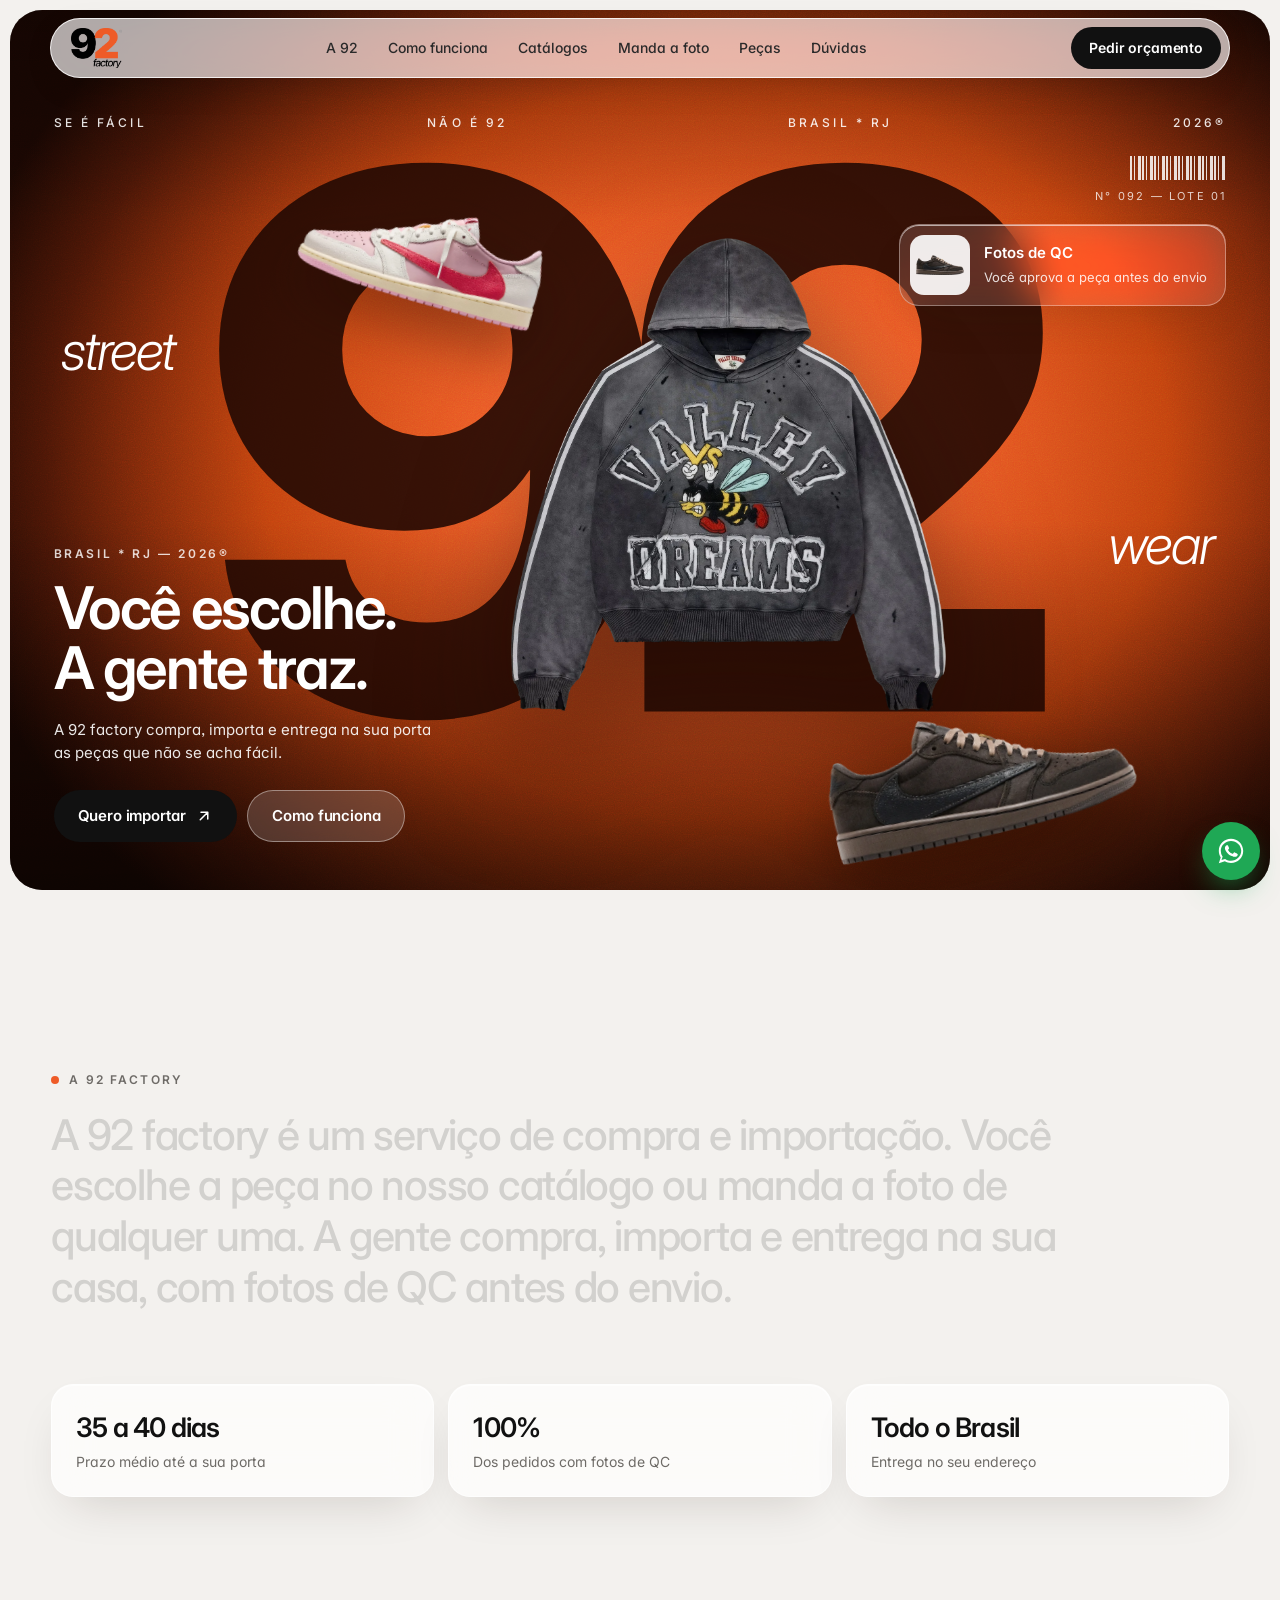
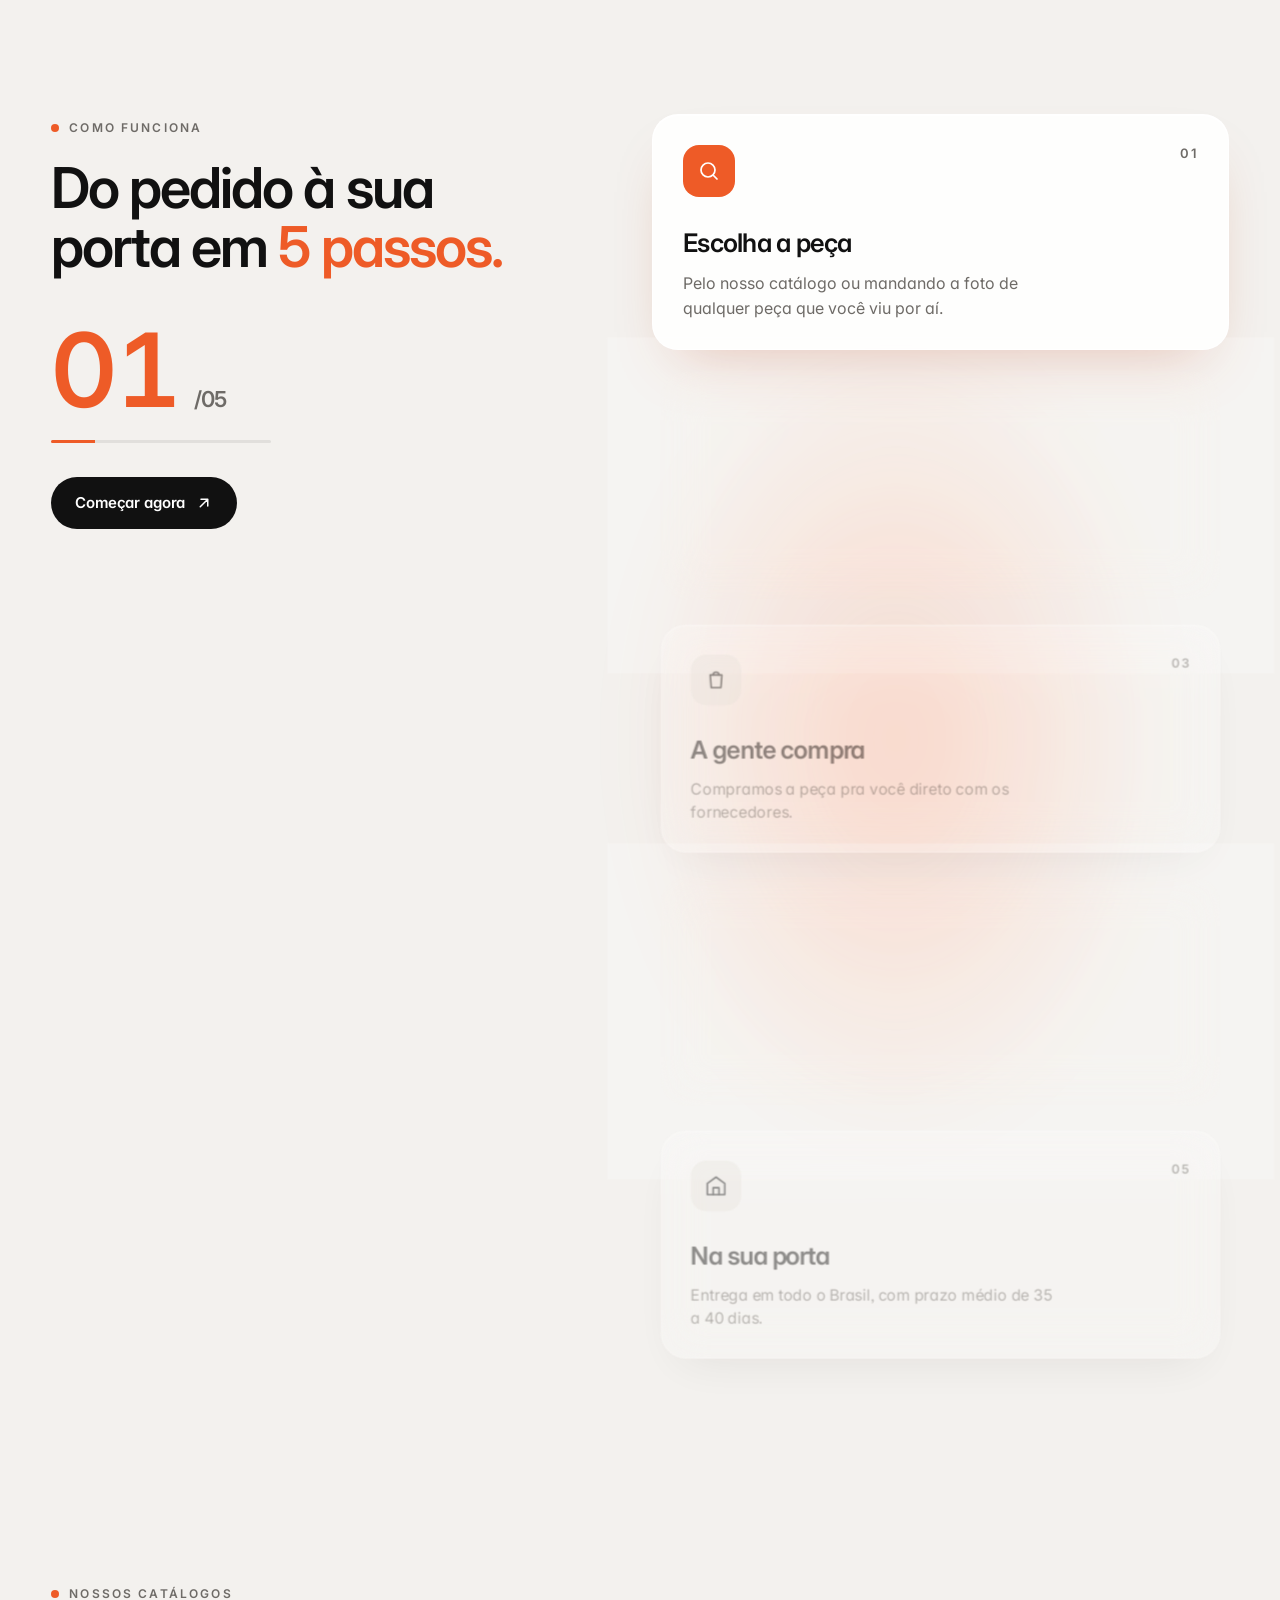
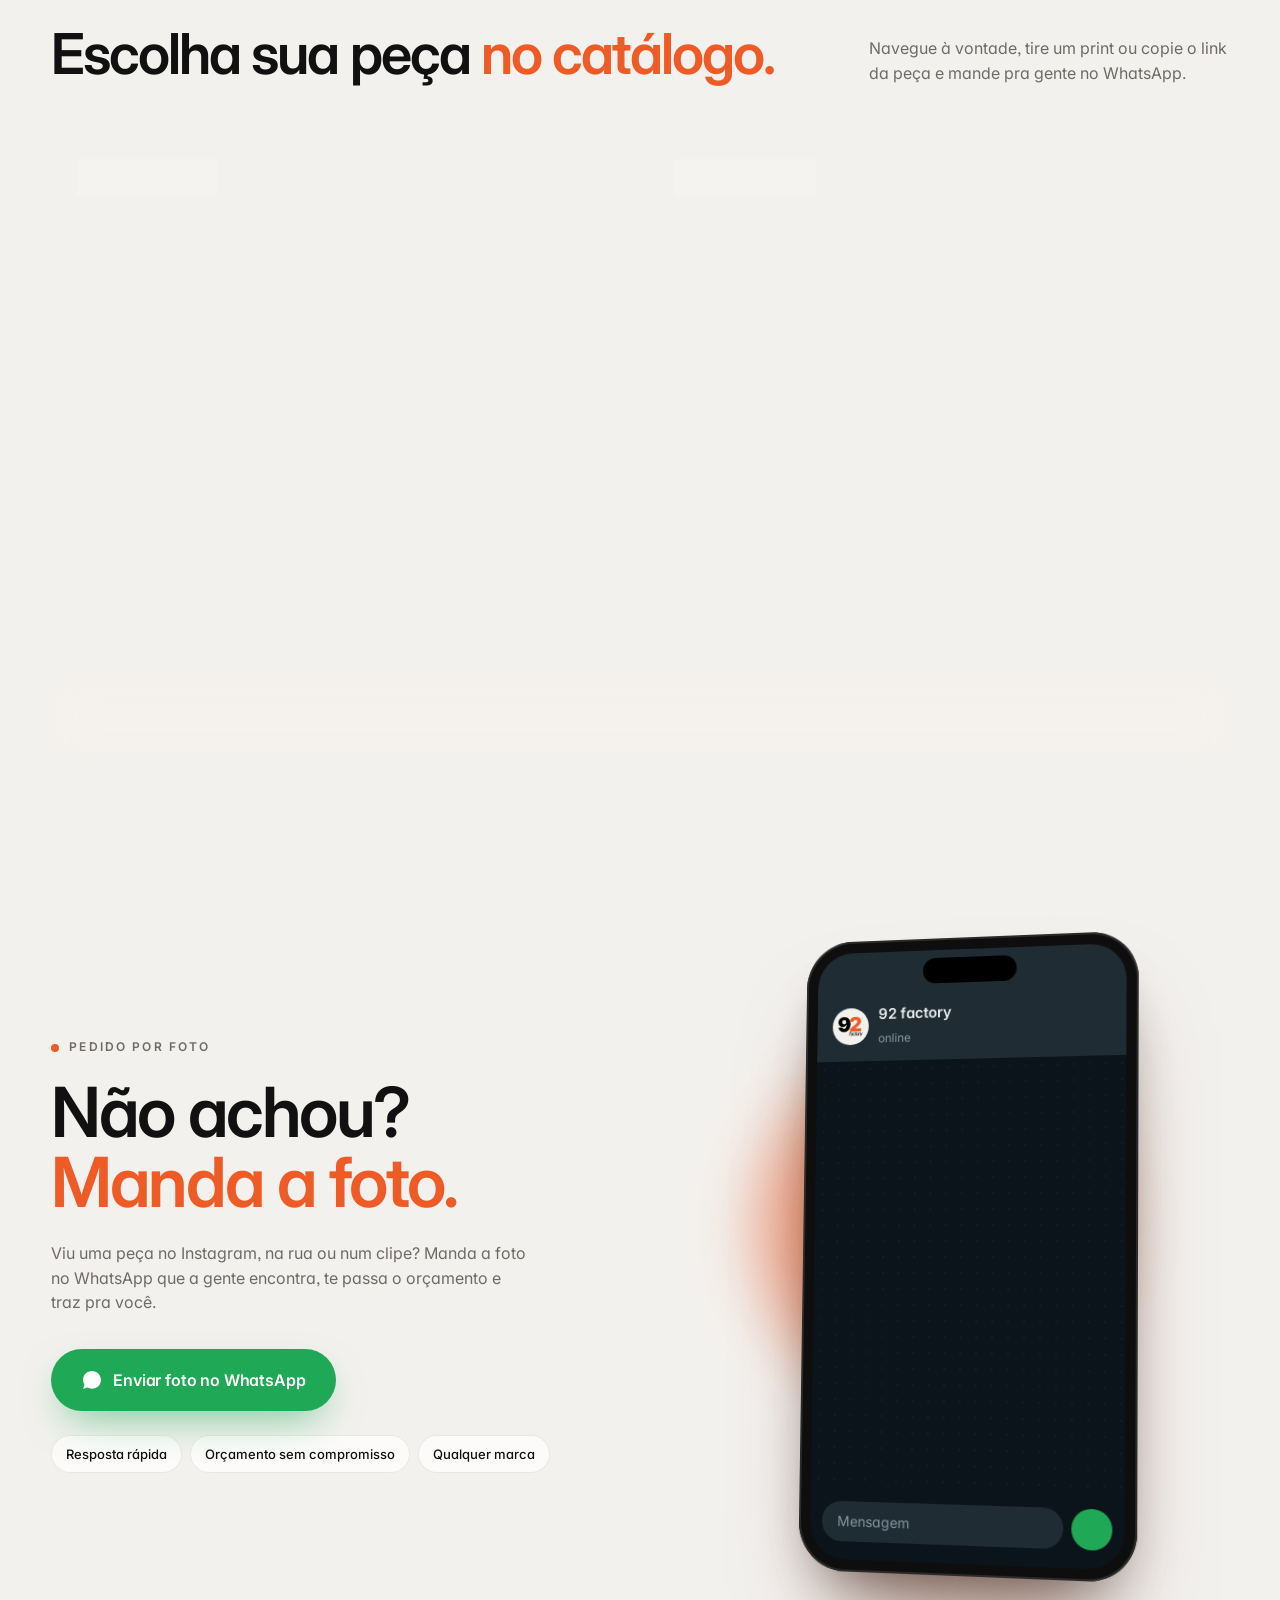
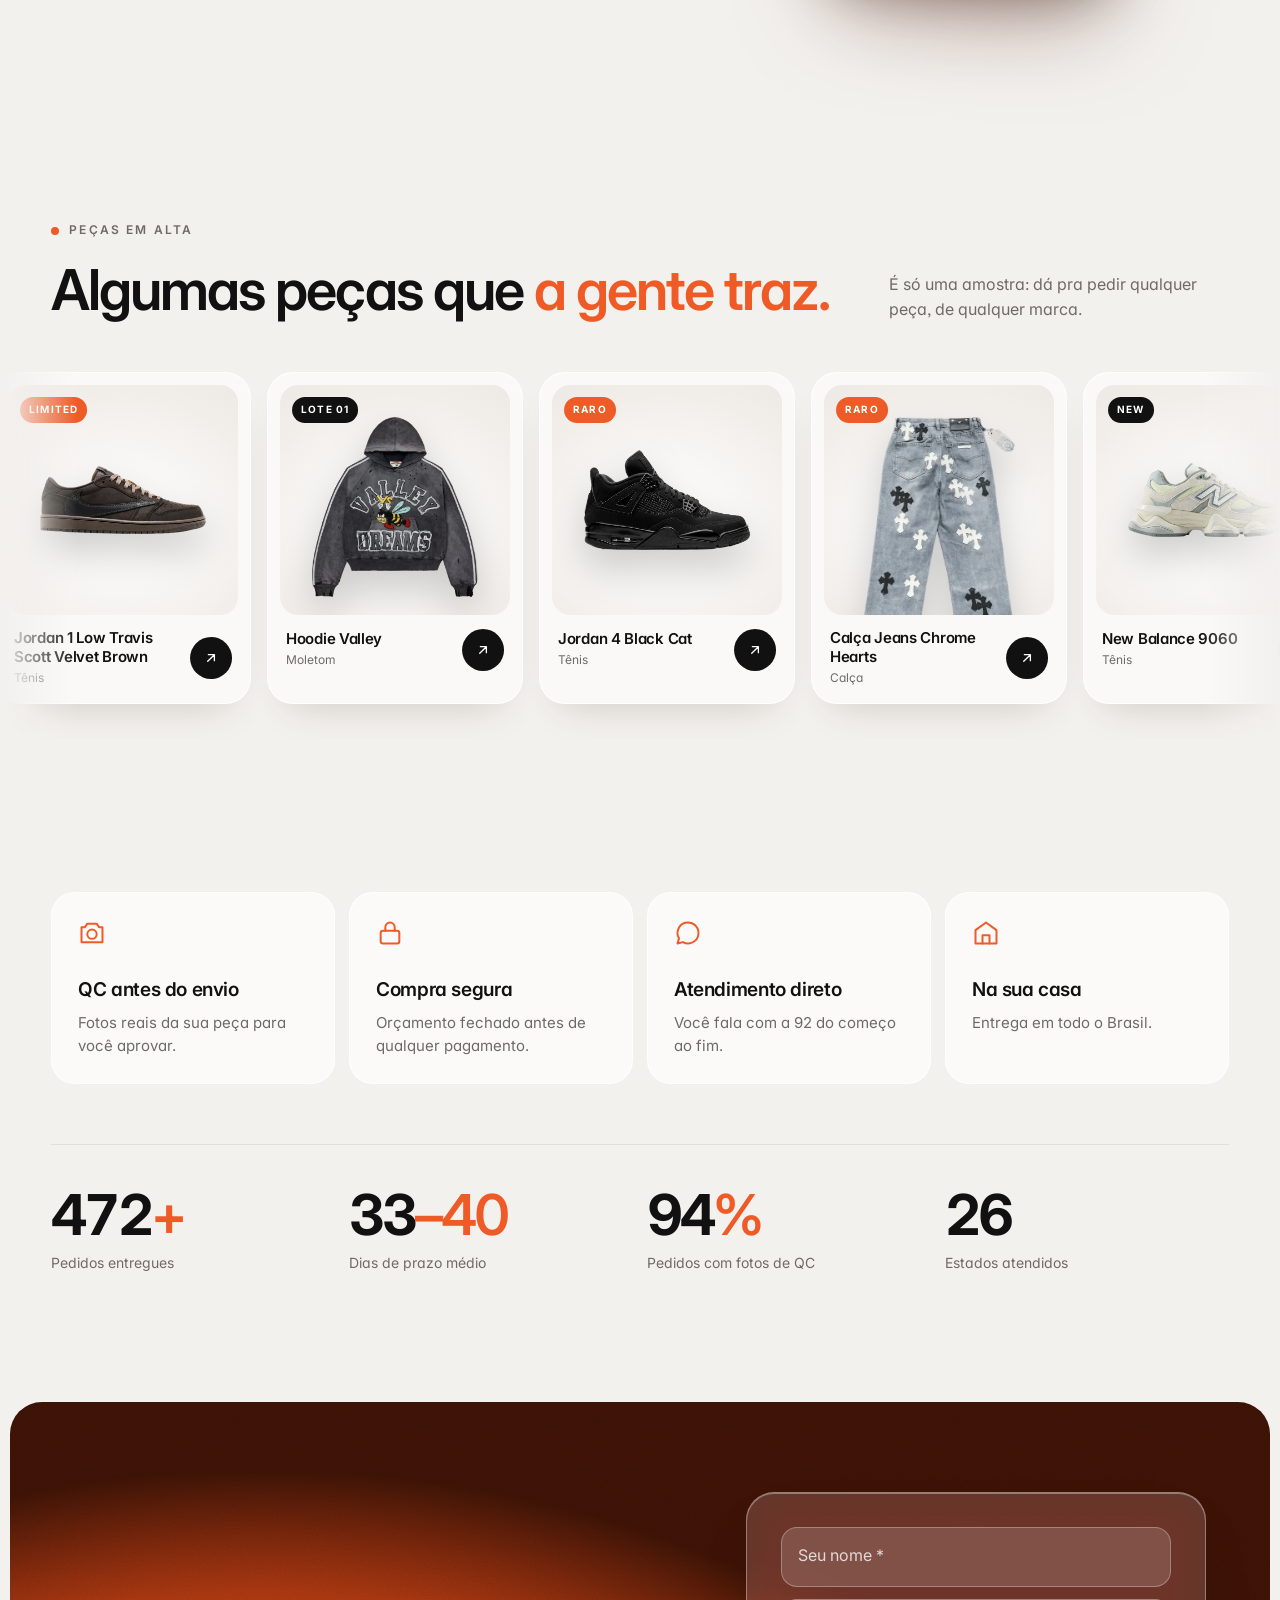
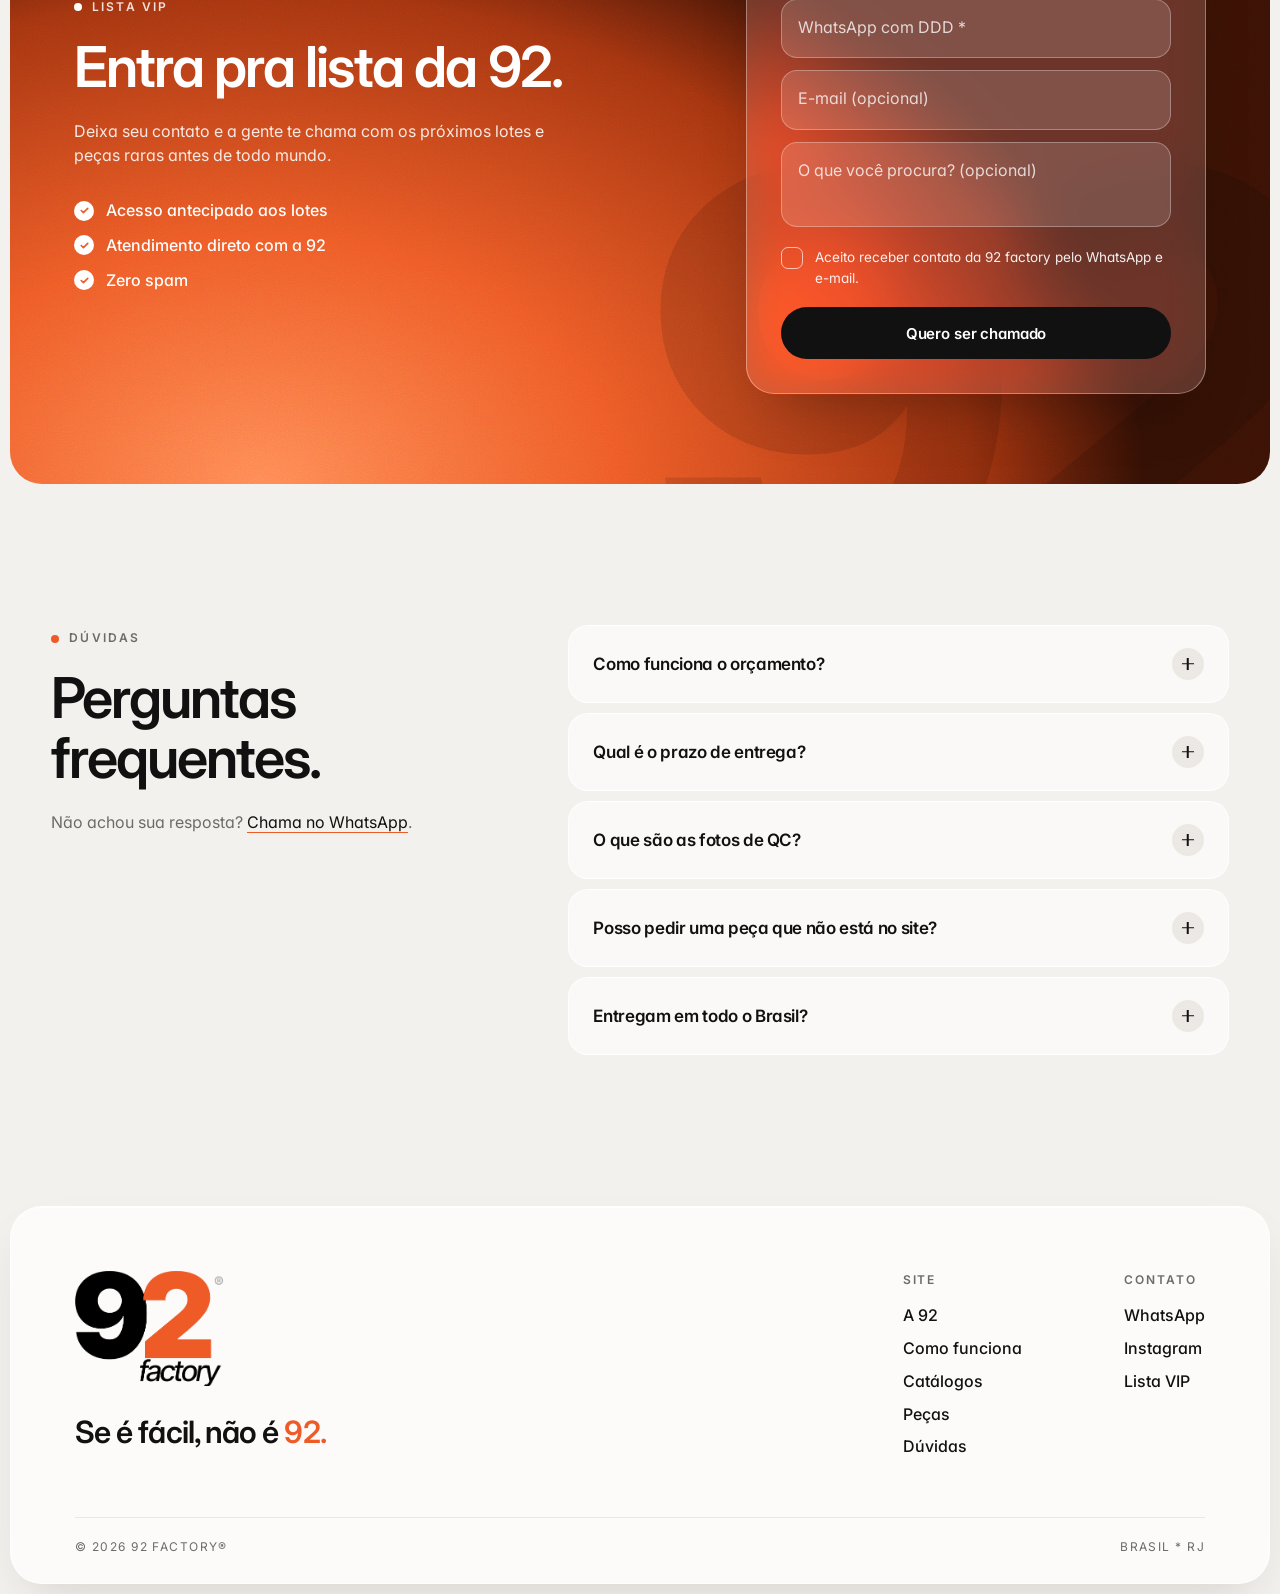
<file: index.html>
<!doctype html>
<html lang="pt-BR">
<head>
  <meta charset="utf-8">
  <meta name="viewport" content="width=device-width, initial-scale=1, viewport-fit=cover">
  <title>92 factory — Você escolhe. A gente traz.</title>
  <meta name="description" content="A 92 factory compra, importa e entrega na sua porta as peças que não se acha fácil. Orçamento pelo WhatsApp e fotos de QC antes do envio.">
  <meta name="theme-color" content="#F3F1EE">
  <meta property="og:title" content="92 factory — Você escolhe. A gente traz.">
  <meta property="og:description" content="Compra, importação e entrega na sua porta. Se é fácil, não é 92.">
  <meta property="og:image" content="img/og.jpg">
  <meta property="og:type" content="website">
  <link rel="icon" type="image/png" href="img/favicon.png">
  <link rel="apple-touch-icon" href="img/favicon.png">
  <link rel="preconnect" href="https://fonts.googleapis.com">
  <link rel="preconnect" href="https://fonts.gstatic.com" crossorigin>
  <link href="https://fonts.googleapis.com/css2?family=Inter:ital,opsz,wght@0,14..32,300..800;1,14..32,300..800&display=swap" rel="stylesheet">
  <link rel="preload" as="image" href="img/p/hoodie-valley.webp">
  <link rel="stylesheet" href="css/style.css">
</head>
<body class="is-loading">

  <!-- PRELOADER -->
  <div class="preloader" id="preloader" aria-hidden="true">
    <div class="pl-logo"><span class="pl-9">9</span><span class="pl-2">2</span></div>
    <div class="pl-word">factory</div>
    <div class="pl-bar"><i id="plBar"></i></div>
  </div>

  <div class="cursor" id="cursor" aria-hidden="true"></div>

  <!-- HEADER (vidro) -->
  <header class="header" id="header">
    <a href="#top" class="header__logo" aria-label="92 factory — início"><img src="img/logo-official.png" alt="92 factory"></a>
    <nav class="header__nav" aria-label="Principal">
      <a href="#sobre">A 92</a>
      <a href="#como-funciona">Como funciona</a>
      <a href="#catalogos">Catálogos</a>
      <a href="#manda-foto">Manda a foto</a>
      <a href="#pecas">Peças</a>
      <a href="#faq">Dúvidas</a>
    </nav>
    <a href="#" class="btn btn--dark btn--sm header__cta" data-wa="header">Pedir orçamento</a>
    <button class="burger" id="burger" aria-label="Abrir menu" aria-expanded="false"><span></span><span></span></button>
  </header>

  <div class="mmenu" id="mmenu" aria-hidden="true">
    <nav>
      <a href="#sobre">A 92</a>
      <a href="#como-funciona">Como funciona</a>
      <a href="#catalogos">Catálogos</a>
      <a href="#catalogos">Catálogos</a>
      <a href="#manda-foto">Manda a foto</a>
      <a href="#pecas">Peças</a>
      <a href="#lista">Lista VIP</a>
      <a href="#faq">Dúvidas</a>
    </nav>
    <a href="#" class="btn btn--orange" data-wa="menu">Pedir orçamento no WhatsApp</a>
    <p class="mmenu__tag">BRASIL * RJ</p>
  </div>

  <main id="top">

    <!-- ============ HERO / BANNER (pôster) ============ -->
    <section class="hero" id="hero">
      <div class="hero__frame" id="heroFrame">
        <div class="hero__bg"></div>
        <div class="grain"></div>

        <!-- linha de texto espaçada no topo (ref. "everything around is an art project") -->
        <div class="hero__row">
          <span>Se é fácil</span><span>não é 92</span><span class="hide-sm">Brasil * RJ</span><span class="hide-sm">2026®</span>
        </div>

        <!-- tipografia gigante atrás da peça (ref. pôster) -->
        <div class="hero__giant" data-depth="0.15" aria-hidden="true">92</div>

        <!-- palavras laterais (ref. "street / wear") -->
        <span class="hero__side hero__side--l" data-depth="0.3" aria-hidden="true">street</span>
        <span class="hero__side hero__side--r" data-depth="0.3" aria-hidden="true">wear</span>

        <!-- composição de peças -->
        <div class="hero__stage">
          <img src="img/p/travis-pink.webp" alt="" class="hero__item hero__item--back" data-depth="0.6" aria-hidden="true">
          <img src="img/p/hoodie-valley.webp" alt="Hoodie Valley" class="hero__item hero__item--main" data-depth="0.35" id="heroMain">
          <img src="img/p/travis-velvet.webp" alt="" class="hero__item hero__item--front" data-depth="1" aria-hidden="true">
        </div>

        <!-- conteúdo -->
        <div class="hero__content">
          <p class="hero__kicker rv" id="heroKicker">BRASIL * RJ — 2026®</p>
          <h1 class="hero__title rv" id="heroTitle">Você escolhe.<br>A gente traz.</h1>
          <p class="hero__sub rv" id="heroSub">A 92 factory compra, importa e entrega na sua porta as peças que não se acha fácil.</p>
          <div class="hero__ctas rv">
            <a href="#" class="btn btn--dark magnetic" data-wa="hero" id="heroCta1"><span>Quero importar</span><svg class="ic" viewBox="0 0 24 24"><path d="M7 17 17 7M8 7h9v9"/></svg></a>
            <a href="#como-funciona" class="btn btn--glass magnetic" id="heroCta2">Como funciona</a>
          </div>
        </div>

        <!-- selo de vidro (ref. adesivo do pôster) -->
        <div class="hero__badge glass rv">
          <div class="hero__badgeImg"><img src="img/p/travis-velvet-sm.webp" alt=""></div>
          <div>
            <b>Fotos de QC</b>
            <span>Você aprova a peça antes do envio</span>
          </div>
        </div>

        <div class="hero__meta">
          <div class="barcode" aria-hidden="true"></div>
          <span>N° 092 — LOTE 01</span>
        </div>
      </div>
    </section>

    <!-- ============ O QUE É A 92 ============ -->
    <section class="about" id="sobre">
      <p class="kicker rv">A 92 factory</p>
      <p class="about__text" id="aboutText">A 92 factory é um serviço de compra e importação. Você escolhe a peça no nosso catálogo ou manda a foto de qualquer uma. A gente compra, importa e entrega na sua casa, com fotos de QC antes do envio.</p>
      <div class="about__chips">
        <div class="chip glass rv"><b class="js-prazo">35 a 40 dias</b><span>Prazo médio até a sua porta</span></div>
        <div class="chip glass rv"><b>100%</b><span>Dos pedidos com fotos de QC</span></div>
        <div class="chip glass rv"><b>Todo o Brasil</b><span>Entrega no seu endereço</span></div>
      </div>
    </section>

    <!-- ============ COMO FUNCIONA ============ -->
    <section class="how" id="como-funciona">
      <div class="how__aside">
        <div class="how__sticky">
          <p class="kicker">Como funciona</p>
          <h2 class="h2">Do pedido à sua porta em <span class="o">5 passos.</span></h2>
          <div class="how__count"><span id="howN">01</span><small>/05</small></div>
          <div class="how__bar"><i id="howBar"></i></div>
          <a href="#" class="btn btn--dark magnetic hide-sm" data-wa="como-funciona"><span>Começar agora</span><svg class="ic" viewBox="0 0 24 24"><path d="M7 17 17 7M8 7h9v9"/></svg></a>
        </div>
      </div>
      <ol class="how__list" id="howList">
        <li class="step glass">
          <div class="step__ic"><svg viewBox="0 0 24 24"><circle cx="11" cy="11" r="7"/><path d="m20 20-3.5-3.5"/></svg></div>
          <span class="step__n">01</span>
          <h3>Escolha a peça</h3>
          <p>Pelo nosso catálogo ou mandando a foto de qualquer peça que você viu por aí.</p>
        </li>
        <li class="step glass">
          <div class="step__ic"><svg viewBox="0 0 24 24"><path d="M21 12a9 9 0 0 1-13.4 7.8L3 21l1.3-4.4A9 9 0 1 1 21 12z"/></svg></div>
          <span class="step__n">02</span>
          <h3>Receba o orçamento</h3>
          <p>A gente te passa um orçamento fechado no WhatsApp, tudo explicado antes de pagar.</p>
        </li>
        <li class="step glass">
          <div class="step__ic"><svg viewBox="0 0 24 24"><path d="M6 7h12l-1 13H7z"/><path d="M9 7a3 3 0 0 1 6 0"/></svg></div>
          <span class="step__n">03</span>
          <h3>A gente compra</h3>
          <p>Compramos a peça pra você direto com os fornecedores.</p>
        </li>
        <li class="step glass">
          <div class="step__ic"><svg viewBox="0 0 24 24"><path d="M3 7h3l2-3h8l2 3h3v13H3z"/><circle cx="12" cy="13" r="4"/></svg></div>
          <span class="step__n">04</span>
          <h3>Fotos de QC</h3>
          <p>Antes de enviar, você recebe fotos reais da sua peça para aprovar.</p>
        </li>
        <li class="step glass">
          <div class="step__ic"><svg viewBox="0 0 24 24"><path d="M3 9.5 12 3l9 6.5V21H3z"/><path d="M9 21v-7h6v7"/></svg></div>
          <span class="step__n">05</span>
          <h3>Na sua porta</h3>
          <p>Entrega em todo o Brasil, com prazo médio de <span class="js-prazo">35 a 40 dias</span>.</p>
        </li>
      </ol>
    </section>

    <!-- ============ NOSSOS CATÁLOGOS ============ -->
    <section class="cats" id="catalogos">
      <div class="cats__head">
        <div>
          <p class="kicker rv">Nossos catálogos</p>
          <h2 class="h2 rv">Escolha sua peça <span class="o">no catálogo.</span></h2>
        </div>
        <p class="lead rv">Navegue à vontade, tire um print ou copie o link da peça e mande pra gente no WhatsApp.</p>
      </div>
      <div class="cats__grid">
        <a class="cat cat--dark rv" id="catRoupas" href="https://windvane168.x.yupoo.com/" target="_blank" rel="noopener" data-cat="roupas">
          <div class="cat__top"><span class="cat__label">Catálogo 01</span><span class="cat__arrow"><svg viewBox="0 0 24 24"><path d="M7 17 17 7M8 7h9v9"/></svg></span></div>
          <div class="cat__fan" aria-hidden="true">
            <img src="img/p/tshirt-balenciaga-sm.webp" alt="" class="f1" loading="lazy">
            <img src="img/p/hoodie-denim-tears-sm.webp" alt="" class="f2" loading="lazy">
            <img src="img/p/jeans-chrome-hearts-sm.webp" alt="" class="f3" loading="lazy">
          </div>
          <div class="cat__bottom">
            <h3>Roupas</h3>
            <p>Hoodies, camisetas, calças, jaquetas e muito mais.</p>
            <span class="cat__btn">Abrir catálogo de roupas</span>
          </div>
        </a>
        <a class="cat cat--orange rv" id="catSneakers" href="https://yolo66.x.yupoo.com/" target="_blank" rel="noopener" data-cat="sneakers">
          <div class="cat__top"><span class="cat__label">Catálogo 02</span><span class="cat__arrow"><svg viewBox="0 0 24 24"><path d="M7 17 17 7M8 7h9v9"/></svg></span></div>
          <div class="cat__fan" aria-hidden="true">
            <img src="img/p/nb-9060-sm.webp" alt="" class="f1" loading="lazy">
            <img src="img/p/jordan4-blackcat-sm.webp" alt="" class="f2" loading="lazy">
            <img src="img/p/balenciaga-track-sm.webp" alt="" class="f3" loading="lazy">
          </div>
          <div class="cat__bottom">
            <h3>Sneakers</h3>
            <p>Jordan, Nike, New Balance, Balenciaga e muito mais.</p>
            <span class="cat__btn">Abrir catálogo de sneakers</span>
          </div>
        </a>
      </div>
      <div class="cats__tip glass rv">
        <div class="cats__steps">
          <span><b>1</b>Abra o catálogo</span>
          <i></i>
          <span><b>2</b>Tire print ou copie o link</span>
          <i></i>
          <span><b>3</b>Mande no WhatsApp</span>
        </div>
        <a href="#" class="btn btn--dark btn--sm magnetic" data-wa="catalogos"><span>Mandar no WhatsApp</span><svg class="ic" viewBox="0 0 24 24"><path d="M7 17 17 7M8 7h9v9"/></svg></a>
      </div>
    </section>

    <!-- ============ NÃO ACHOU? MANDA A FOTO ============ -->
    <section class="photo" id="manda-foto">
      <div class="photo__glow"></div>
      <div class="photo__text">
        <p class="kicker rv">Pedido por foto</p>
        <h2 class="h2 rv">Não achou?<br><span class="o">Manda a foto.</span></h2>
        <p class="lead rv">Viu uma peça no Instagram, na rua ou num clipe? Manda a foto no WhatsApp que a gente encontra, te passa o orçamento e traz pra você.</p>
        <a href="#" class="btn btn--wa btn--lg magnetic rv" data-wa="manda-foto" id="photoBtn">
          <svg class="ic ic--fill" viewBox="0 0 32 32"><path d="M16 3C8.8 3 3 8.7 3 15.8c0 2.5.7 4.9 2 7L3 29l6.4-2c2 1.1 4.3 1.7 6.6 1.7 7.2 0 13-5.7 13-12.8S23.2 3 16 3zm6 15.5c-.3-.2-1.9-1-2.2-1-.3-.1-.5-.2-.7.2l-1 1.2c-.2.2-.4.2-.7.1-.3-.2-1.4-.5-2.6-1.6-1-.9-1.6-1.9-1.8-2.2-.2-.3 0-.5.1-.7l.5-.6.3-.5c.1-.2 0-.4 0-.6l-1-2.4c-.3-.6-.5-.5-.7-.5h-.6c-.2 0-.6.1-.9.4-.3.3-1.2 1.1-1.2 2.7s1.2 3.2 1.4 3.4c.2.2 2.4 3.6 5.8 5 .8.3 1.4.5 1.9.7.8.2 1.5.2 2.1.1.6-.1 1.9-.8 2.2-1.5.3-.7.3-1.4.2-1.5-.1-.2-.3-.3-.6-.4z"/></svg>
          <span>Enviar foto no WhatsApp</span>
        </a>
        <ul class="photo__list rv">
          <li>Resposta rápida</li><li>Orçamento sem compromisso</li><li>Qualquer marca</li>
        </ul>
      </div>
      <div class="phone-wrap">
        <div class="phone" id="phone">
          <div class="phone__notch"></div>
          <div class="phone__top">
            <div class="phone__av"><img src="img/logo-official.png" alt=""></div>
            <div><b>92 factory</b><span id="phStatus">online</span></div>
          </div>
          <div class="phone__chat" id="chat"></div>
          <div class="phone__input"><span>Mensagem</span><i></i></div>
        </div>
        <div class="float-card glass" id="floatCard">
          <span class="dot"></span> Peça encontrada
        </div>
      </div>
    </section>

    <!-- ============ PEÇAS (única seção de produtos) ============ -->
    <section class="pieces" id="pecas">
      <div class="pieces__head">
        <div>
          <p class="kicker rv">Peças em alta</p>
          <h2 class="h2 rv">Algumas peças que <span class="o">a gente traz.</span></h2>
        </div>
        <p class="lead rv">É só uma amostra: dá pra pedir qualquer peça, de qualquer marca.</p>
      </div>
      <div class="rail" id="rail"><div class="rail__track" id="railTrack"></div></div>
    </section>

    <!-- LOOKBOOK (aparece só quando houver fotos no painel) -->
    <section class="look" id="lookbook" hidden>
      <div class="pieces__head"><div><p class="kicker">Lookbook</p><h2 class="h2">Quem já <span class="o">veste 92.</span></h2></div></div>
      <div class="look__grid" id="lookGrid"></div>
    </section>

    <!-- ============ DIFERENCIAIS ============ -->
    <section class="perks">
      <div class="perks__grid">
        <div class="perk rv"><svg viewBox="0 0 24 24"><path d="M3 7h3l2-3h8l2 3h3v13H3z"/><circle cx="12" cy="13" r="4"/></svg><h3>QC antes do envio</h3><p>Fotos reais da sua peça para você aprovar.</p></div>
        <div class="perk rv"><svg viewBox="0 0 24 24"><rect x="4" y="10" width="16" height="11" rx="2"/><path d="M8 10V7a4 4 0 0 1 8 0v3"/></svg><h3>Compra segura</h3><p>Orçamento fechado antes de qualquer pagamento.</p></div>
        <div class="perk rv"><svg viewBox="0 0 24 24"><path d="M21 12a9 9 0 0 1-13.4 7.8L3 21l1.3-4.4A9 9 0 1 1 21 12z"/></svg><h3>Atendimento direto</h3><p>Você fala com a 92 do começo ao fim.</p></div>
        <div class="perk rv"><svg viewBox="0 0 24 24"><path d="M3 9.5 12 3l9 6.5V21H3z"/><path d="M9 21v-7h6v7"/></svg><h3>Na sua casa</h3><p>Entrega em todo o Brasil.</p></div>
      </div>
      <div class="stats" id="stats"></div>
    </section>

    <!-- ============ LISTA VIP ============ -->
    <section class="vip" id="lista">
      <div class="vip__frame">
        <div class="vip__bg"></div>
        <div class="grain"></div>
        <div class="vip__left">
          <p class="kicker kicker--light rv">Lista VIP</p>
          <h2 class="h2 h2--light rv">Entra pra lista da 92.</h2>
          <p class="lead lead--light rv">Deixa seu contato e a gente te chama com os próximos lotes e peças raras antes de todo mundo.</p>
          <ul class="vip__list rv"><li>Acesso antecipado aos lotes</li><li>Atendimento direto com a 92</li><li>Zero spam</li></ul>
        </div>
        <form class="form glass glass--light" id="leadForm" novalidate>
          <div class="field"><input id="fNome" type="text" autocomplete="name" placeholder=" " maxlength="120"><label for="fNome">Seu nome *</label><small class="err">Digite seu nome</small></div>
          <div class="field"><input id="fWhats" type="tel" inputmode="tel" autocomplete="tel" placeholder=" " maxlength="16"><label for="fWhats">WhatsApp com DDD *</label><small class="err">Digite um WhatsApp válido com DDD</small></div>
          <div class="field"><input id="fEmail" type="email" autocomplete="email" placeholder=" " maxlength="160"><label for="fEmail">E-mail (opcional)</label><small class="err">E-mail inválido</small></div>
          <div class="field"><textarea id="fInteresse" rows="2" placeholder=" " maxlength="1000"></textarea><label for="fInteresse">O que você procura? (opcional)</label></div>
          <label class="check"><input type="checkbox" id="fConsent"><span class="check__box"></span><span>Aceito receber contato da 92 factory pelo WhatsApp e e-mail.</span></label>
          <small class="err err--consent">Marque para continuar</small>
          <button type="submit" class="btn btn--dark btn--block" id="leadBtn"><span>Quero ser chamado</span></button>
          <p class="form__msg" id="formMsg" role="status"></p>
          <div class="form__ok" id="formOk" aria-hidden="true">
            <div class="form__okIcon"><svg viewBox="0 0 24 24"><path d="m5 12 5 5 9-10"/></svg></div>
            <h3>Você está na lista.</h3>
            <p>Em breve a 92 te chama no WhatsApp.</p>
            <a href="#" class="btn btn--dark btn--sm" data-wa="lead-sucesso">Falar agora no WhatsApp</a>
          </div>
        </form>
      </div>
    </section>

    <!-- ============ FAQ ============ -->
    <section class="faq" id="faq">
      <div class="faq__head">
        <p class="kicker rv">Dúvidas</p>
        <h2 class="h2 rv">Perguntas frequentes.</h2>
        <p class="lead rv">Não achou sua resposta? <a href="#" data-wa="faq" class="link">Chama no WhatsApp</a>.</p>
      </div>
      <div class="faq__list" id="faqList"></div>
    </section>
  </main>

  <!-- ============ FOOTER ============ -->
  <footer class="footer">
    <div class="footer__card glass">
      <div class="footer__top">
        <div>
          <img src="img/logo-official.png" alt="92 factory" class="footer__logo">
          <p class="footer__slogan">Se é fácil, não é <span class="o">92.</span></p>
        </div>
        <div class="footer__cols">
          <div><h4>Site</h4><a href="#sobre">A 92</a><a href="#como-funciona">Como funciona</a><a href="#catalogos">Catálogos</a><a href="#pecas">Peças</a><a href="#faq">Dúvidas</a></div>
          <div><h4>Contato</h4><a href="#" data-wa="footer">WhatsApp</a><a href="#" id="igLink" target="_blank" rel="noopener">Instagram</a><a href="#lista">Lista VIP</a></div>
        </div>
      </div>
      <div class="footer__bottom"><span>© 2026 92 factory®</span><span>BRASIL * RJ</span></div>
    </div>
  </footer>

  <a href="#" class="wa-float" data-wa="flutuante" aria-label="Falar no WhatsApp">
    <svg viewBox="0 0 32 32" aria-hidden="true"><path fill="currentColor" d="M16 3C8.8 3 3 8.7 3 15.8c0 2.5.7 4.9 2 7L3 29l6.4-2c2 1.1 4.3 1.7 6.6 1.7 7.2 0 13-5.7 13-12.8S23.2 3 16 3zm0 23.4c-2.1 0-4.1-.6-5.9-1.7l-.4-.3-3.8 1.2 1.2-3.7-.3-.4a10.4 10.4 0 0 1-1.7-5.7C5.1 9.9 10 5.2 16 5.2s10.9 4.7 10.9 10.6S22 26.4 16 26.4zm6-7.9c-.3-.2-1.9-1-2.2-1-.3-.1-.5-.2-.7.2l-1 1.2c-.2.2-.4.2-.7.1-.3-.2-1.4-.5-2.6-1.6-1-.9-1.6-1.9-1.8-2.2-.2-.3 0-.5.1-.7l.5-.6.3-.5c.1-.2 0-.4 0-.6l-1-2.4c-.3-.6-.5-.5-.7-.5h-.6c-.2 0-.6.1-.9.4-.3.3-1.2 1.1-1.2 2.7s1.2 3.2 1.4 3.4c.2.2 2.4 3.6 5.8 5 .8.3 1.4.5 1.9.7.8.2 1.5.2 2.1.1.6-.1 1.9-.8 2.2-1.5.3-.7.3-1.4.2-1.5-.1-.2-.3-.3-.6-.4z"/></svg>
  </a>

  <script src="js/config.js"></script>
  <script src="js/api.js"></script>
  <script src="js/main.js"></script>
</body>
</html>
</file>
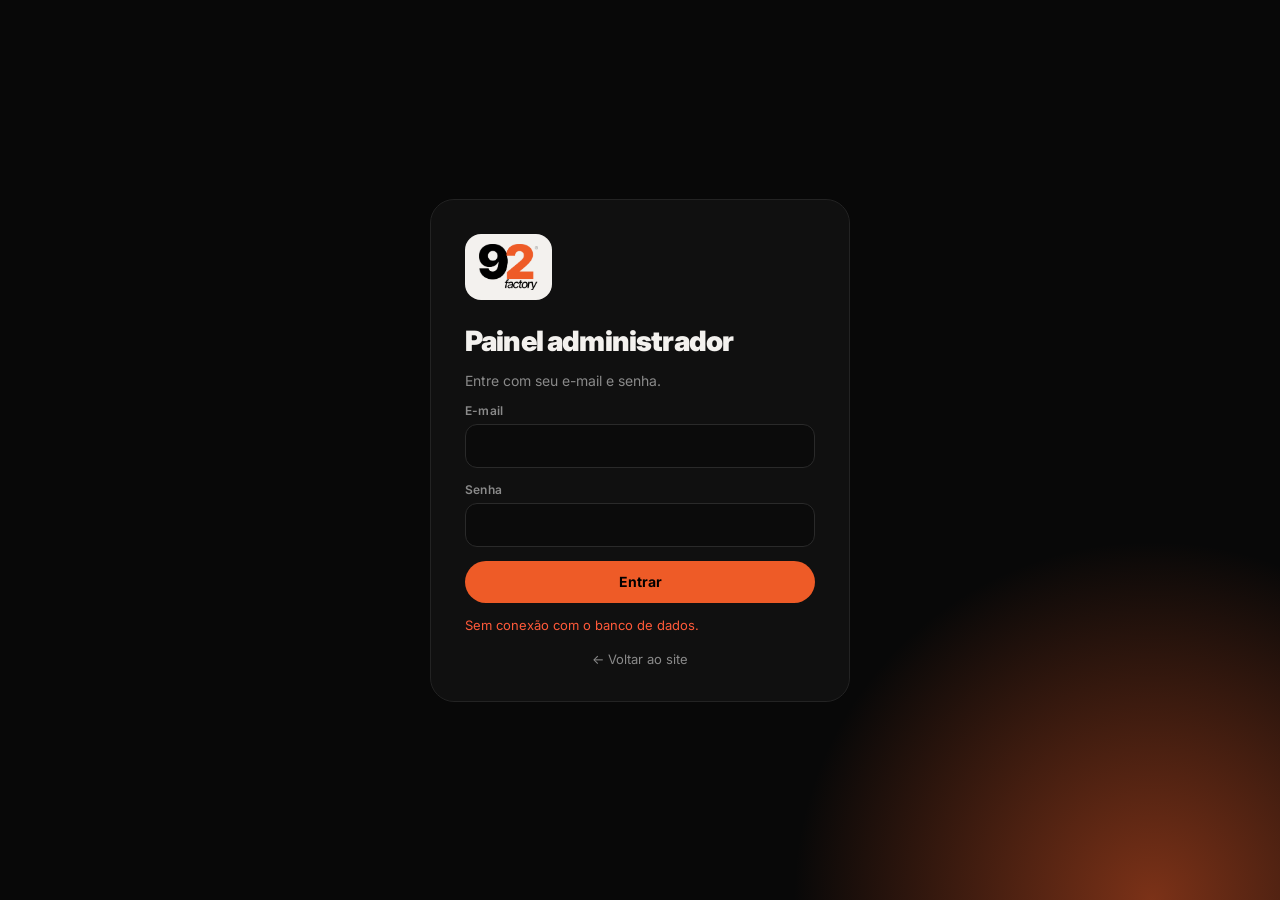
<file: admin.html>
<!doctype html>
<html lang="pt-BR">
<head>
  <meta charset="utf-8">
  <meta name="viewport" content="width=device-width, initial-scale=1">
  <meta name="robots" content="noindex, nofollow">
  <title>Painel — 92 factory</title>
  <link rel="icon" type="image/png" href="img/favicon.png">
  <link rel="preconnect" href="https://fonts.googleapis.com">
  <link rel="preconnect" href="https://fonts.gstatic.com" crossorigin>
  <link href="https://fonts.googleapis.com/css2?family=Inter:ital,opsz,wght@0,14..32,300..900;1,14..32,300..900&display=swap" rel="stylesheet">
  <link rel="stylesheet" href="css/admin.css">
</head>
<body>

  <!-- LOGIN -->
  <section class="auth" id="auth" hidden>
    <div class="auth__glow"></div>
    <form class="auth__card" id="authForm" novalidate>
      <div class="auth__logo"><img src="img/logo-official.png" alt="92 factory"></div>
      <h1 id="authTitle">Painel administrador</h1>
      <p class="muted" id="authSub">Entre com seu e-mail e senha.</p>
      <label class="fl"><span>E-mail</span><input type="email" id="aEmail" autocomplete="email" required></label>
      <label class="fl"><span>Senha</span><input type="password" id="aPass" autocomplete="current-password" required minlength="8"></label>
      <button class="btn btn--orange btn--block" id="authBtn" type="submit">Entrar</button>
      <p class="auth__msg" id="authMsg" role="status"></p>
      <button type="button" class="linkbtn" id="authToggle" hidden>Primeiro acesso? Criar conta de administrador</button>
      <a href="index.html" class="linkbtn">← Voltar ao site</a>
    </form>
  </section>

  <!-- APP -->
  <div class="app" id="app" hidden>
    <aside class="side" id="side">
      <a href="index.html" target="_blank" class="side__logo"><img src="img/logo-official.png" alt="92 factory"></a>
      <nav class="side__nav">
        <a href="#dashboard" data-v="dashboard"><svg viewBox="0 0 24 24"><path d="M3 3h7v9H3zM14 3h7v5h-7zM14 12h7v9h-7zM3 16h7v5H3z"/></svg>Dashboard</a>
        <a href="#leads" data-v="leads"><svg viewBox="0 0 24 24"><circle cx="9" cy="8" r="4"/><path d="M2 21a7 7 0 0 1 14 0M17 11h6M20 8v6"/></svg>Leads <b class="badge" id="leadBadge" hidden>0</b></a>
        <a href="#produtos" data-v="produtos"><svg viewBox="0 0 24 24"><path d="M20 7 12 3 4 7v10l8 4 8-4z"/><path d="m4 7 8 4 8-4M12 11v10"/></svg>Produtos</a>
        <a href="#lookbook" data-v="lookbook"><svg viewBox="0 0 24 24"><rect x="3" y="3" width="18" height="18" rx="2"/><circle cx="9" cy="9" r="2"/><path d="m21 15-5-5L5 21"/></svg>Lookbook</a>
        <a href="#conteudo" data-v="conteudo"><svg viewBox="0 0 24 24"><path d="M4 6h16M4 12h16M4 18h10"/></svg>Conteúdo do site</a>
        <a href="#config" data-v="config"><svg viewBox="0 0 24 24"><circle cx="12" cy="12" r="3"/><path d="M19.4 15a1.7 1.7 0 0 0 .3 1.8l.1.1a2 2 0 1 1-2.8 2.8l-.1-.1a1.7 1.7 0 0 0-1.8-.3 1.7 1.7 0 0 0-1 1.5V21a2 2 0 1 1-4 0v-.1a1.7 1.7 0 0 0-1.1-1.5 1.7 1.7 0 0 0-1.8.3l-.1.1a2 2 0 1 1-2.8-2.8l.1-.1a1.7 1.7 0 0 0 .3-1.8 1.7 1.7 0 0 0-1.5-1H3a2 2 0 1 1 0-4h.1a1.7 1.7 0 0 0 1.5-1.1 1.7 1.7 0 0 0-.3-1.8l-.1-.1a2 2 0 1 1 2.8-2.8l.1.1a1.7 1.7 0 0 0 1.8.3H9a1.7 1.7 0 0 0 1-1.5V3a2 2 0 1 1 4 0v.1a1.7 1.7 0 0 0 1 1.5 1.7 1.7 0 0 0 1.8-.3l.1-.1a2 2 0 1 1 2.8 2.8l-.1.1a1.7 1.7 0 0 0-.3 1.8V9a1.7 1.7 0 0 0 1.5 1H21a2 2 0 1 1 0 4h-.1a1.7 1.7 0 0 0-1.5 1z"/></svg>Configurações</a>
      </nav>
      <div class="side__foot">
        <a href="index.html" target="_blank" class="side__site">Ver site ↗</a>
        <button class="side__out" id="logout">Sair</button>
      </div>
    </aside>
    <div class="main">
      <header class="top">
        <button class="top__burger" id="sideToggle" aria-label="Menu"><span></span><span></span></button>
        <h1 id="viewTitle">Dashboard</h1>
        <div class="top__right" id="topRight"></div>
      </header>
      <main class="view" id="view"></main>
    </div>
  </div>

  <div class="modal" id="modal" hidden><div class="modal__box" id="modalBox"></div></div>
  <div class="toast" id="toast"></div>

  <script src="js/config.js"></script>
  <script src="js/api.js"></script>
  <script src="js/admin.js"></script>
</body>
</html>
</file>
<file: css/style.css>
/* =========================================================
   92 factory — v2 (clean, claro, vidro)
   ========================================================= */
:root {
  --orange: #EE5B27;
  --orange-l: #FF7A45;
  --orange-d: #B83A10;
  --ink: #111111;
  --ink-2: #2A2A2A;
  --muted: #6E6B67;
  --bg: #F3F1EE;
  --bg-2: #ECE9E4;
  --line: rgba(17,17,17,.08);
  --glass: rgba(255,255,255,.55);
  --glass-b: rgba(255,255,255,.7);
  --pad: clamp(16px, 4vw, 64px);
  --ease: cubic-bezier(.22,1,.36,1);
  --font: "Inter", system-ui, -apple-system, "Segoe UI", Roboto, sans-serif;
}
*, *::before, *::after { box-sizing: border-box; }
html { -webkit-text-size-adjust: 100%; scroll-behavior: smooth; overflow-x: clip; }
body { margin: 0; background: var(--bg); color: var(--ink); font-family: var(--font); font-size: 16px; line-height: 1.55; -webkit-font-smoothing: antialiased; overflow-x: clip; font-feature-settings: "cv11", "ss03"; }
body.is-loading { overflow: hidden; }
img { max-width: 100%; display: block; }
a { color: inherit; text-decoration: none; }
button { font: inherit; color: inherit; background: none; border: 0; cursor: pointer; }
::selection { background: var(--orange); color: #fff; }
.o { color: var(--orange); }
[hidden] { display: none !important; }

/* ---------- Glass ---------- */
.glass {
  background: var(--glass); border: 1px solid var(--glass-b);
  backdrop-filter: blur(22px) saturate(160%); -webkit-backdrop-filter: blur(22px) saturate(160%);
  box-shadow: 0 1px 0 rgba(255,255,255,.6) inset, 0 20px 50px -20px rgba(40,20,10,.18);
}
.glass--light { background: rgba(255,255,255,.16); border-color: rgba(255,255,255,.35); box-shadow: 0 1px 0 rgba(255,255,255,.35) inset, 0 30px 60px -30px rgba(0,0,0,.35); }
.grain { position: absolute; inset: 0; pointer-events: none; opacity: .22; mix-blend-mode: overlay; border-radius: inherit;
  background-image: url("data:image/svg+xml,%3Csvg xmlns='http://www.w3.org/2000/svg' width='180' height='180'%3E%3Cfilter id='n'%3E%3CfeTurbulence type='fractalNoise' baseFrequency='.85' numOctaves='3' stitchTiles='stitch'/%3E%3C/filter%3E%3Crect width='100%25' height='100%25' filter='url(%23n)'/%3E%3C/svg%3E"); }

/* ---------- Type ---------- */
.kicker { display: inline-flex; align-items: center; gap: 10px; font-size: 12px; letter-spacing: .18em; text-transform: uppercase; color: var(--muted); font-weight: 600; margin: 0 0 20px; }
.kicker::before { content: ""; width: 8px; height: 8px; border-radius: 50%; background: var(--orange); }
.kicker--light { color: rgba(255,255,255,.85); } .kicker--light::before { background: #fff; }
.h2 { font-size: clamp(32px, 4.4vw, 64px); line-height: 1.06; letter-spacing: -.035em; font-weight: 600; margin: 0; padding-bottom: .04em; text-wrap: balance; }
.h2--light { color: #fff; }
.lead { color: var(--muted); font-size: clamp(16px, 1.25vw, 18px); max-width: 480px; margin: 20px 0 0; }
.lead--light { color: rgba(255,255,255,.88); }
.link { color: var(--ink); border-bottom: 1.5px solid var(--orange); }

/* Reveal sem cortes */
.rv { opacity: 0; transform: translateY(28px); filter: blur(6px); transition: opacity 1s var(--ease), transform 1s var(--ease), filter 1s var(--ease); }
.rv.is-in { opacity: 1; transform: none; filter: none; }

/* ---------- Buttons ---------- */
.btn { position: relative; display: inline-flex; align-items: center; justify-content: center; gap: 10px; height: 52px; padding: 0 24px; border-radius: 999px; font-weight: 600; font-size: 15px; letter-spacing: -.01em; white-space: nowrap; overflow: hidden; isolation: isolate; transition: transform .45s var(--ease), background .35s, color .35s, box-shadow .35s; }
.btn::after { content: ""; position: absolute; inset: 0; z-index: -1; border-radius: inherit; background: var(--orange); transform: scale(0); transition: transform .55s var(--ease); }
.btn:hover::after { transform: scale(1.05); }
.btn .ic { width: 18px; height: 18px; fill: none; stroke: currentColor; stroke-width: 2; stroke-linecap: round; stroke-linejoin: round; transition: transform .45s var(--ease); }
.btn .ic--fill { fill: currentColor; stroke: none; width: 22px; height: 22px; }
.btn:hover .ic { transform: translate(2px, -2px); }
.btn:hover .ic--fill { transform: rotate(-10deg) scale(1.08); }
.btn--dark { background: var(--ink); color: #fff; }
.btn--orange { background: var(--orange); color: #fff; }
.btn--orange::after { background: var(--ink); }
.btn--glass { background: rgba(255,255,255,.16); color: #fff; border: 1px solid rgba(255,255,255,.4); backdrop-filter: blur(14px); -webkit-backdrop-filter: blur(14px); }
.btn--glass::after { background: #fff; }
.btn--glass:hover { color: var(--ink); }
.btn--wa { background: #1FA855; color: #fff; box-shadow: 0 16px 40px -14px rgba(31,168,85,.7); }
.btn--wa::after { background: var(--ink); }
.btn--sm { height: 42px; padding: 0 18px; font-size: 14px; }
.btn--lg { height: 62px; padding: 0 30px; font-size: 16px; }
.btn--block { width: 100%; }
.btn.is-loading { pointer-events: none; opacity: .6; }

/* ---------- Preloader ---------- */
.preloader { position: fixed; inset: 0; z-index: 1000; background: var(--bg); display: grid; place-content: center; justify-items: center; transition: opacity .8s var(--ease), visibility .8s; }
.preloader.is-done { opacity: 0; visibility: hidden; }
.pl-logo { display: flex; font-weight: 800; font-size: clamp(96px, 16vw, 180px); line-height: .9; letter-spacing: -.06em; padding-right: .06em; }
.pl-logo span { display: inline-block; opacity: 0; transform: translateY(40px); animation: plIn .9s var(--ease) forwards; }
.pl-2 { color: var(--orange); animation-delay: .12s !important; }
.pl-word { font-weight: 700; font-style: italic; font-size: clamp(24px, 3vw, 34px); letter-spacing: -.04em; margin: -2px 0 0 34%; padding-right: .1em; opacity: 0; animation: plIn .8s .35s var(--ease) forwards; }
.pl-bar { width: 140px; height: 2px; background: rgba(0,0,0,.08); margin-top: 30px; border-radius: 2px; overflow: hidden; }
.pl-bar i { display: block; height: 100%; background: var(--orange); transform-origin: left; transform: scaleX(0); }
@keyframes plIn { to { opacity: 1; transform: none; } }

/* ---------- Cursor ---------- */
.cursor { position: fixed; left: 0; top: 0; z-index: 999; width: 10px; height: 10px; margin: -5px 0 0 -5px; border-radius: 50%; background: var(--orange); pointer-events: none; opacity: 0; transition: width .35s var(--ease), height .35s var(--ease), margin .35s var(--ease), background .3s, opacity .3s, border-color .3s; border: 1px solid transparent; }
.cursor.is-on { opacity: 1; }
.cursor.is-hover { width: 44px; height: 44px; margin: -22px 0 0 -22px; background: rgba(238,91,39,.12); border-color: var(--orange); }
@media (hover: none), (max-width: 900px) { .cursor { display: none; } }

/* ---------- Header (pílula de vidro) ---------- */
.header { position: fixed; z-index: 100; top: 18px; left: 50%; transform: translateX(-50%); width: min(1180px, calc(100% - 36px)); display: flex; align-items: center; gap: 20px; padding: 8px 8px 8px 20px; border-radius: 999px;
  background: rgba(255,255,255,.66); border: 1px solid rgba(255,255,255,.8); backdrop-filter: blur(20px) saturate(170%); -webkit-backdrop-filter: blur(20px) saturate(170%); box-shadow: 0 10px 40px -16px rgba(0,0,0,.28);
  transition: transform .6s var(--ease); }
.header.is-hidden { transform: translate(-50%, -150%); }
.header__logo img { height: 40px; width: auto; }
.header__nav { display: flex; gap: 2px; margin: 0 auto; }
.header__nav a { font-size: 14px; font-weight: 500; color: var(--ink-2); padding: 9px 14px; border-radius: 999px; transition: background .3s, color .3s; }
.header__nav a:hover, .header__nav a.is-active { background: rgba(17,17,17,.06); color: var(--ink); }
.burger { display: none; width: 44px; height: 44px; margin-left: auto; position: relative; border-radius: 50%; background: var(--ink); }
.burger span { position: absolute; left: 14px; right: 14px; height: 1.5px; background: #fff; transition: transform .5s var(--ease), top .5s var(--ease); }
.burger span:first-child { top: 18px; } .burger span:last-child { top: 25px; }
.burger.is-open span:first-child { top: 21.5px; transform: rotate(45deg); }
.burger.is-open span:last-child { top: 21.5px; transform: rotate(-45deg); }
.mmenu { position: fixed; inset: 0; z-index: 90; background: rgba(243,241,238,.88); backdrop-filter: blur(24px); -webkit-backdrop-filter: blur(24px); display: flex; flex-direction: column; justify-content: center; gap: 30px; padding: 100px 28px 40px; opacity: 0; visibility: hidden; transition: opacity .5s var(--ease), visibility .5s; }
.mmenu.is-open { opacity: 1; visibility: visible; }
.mmenu nav { display: grid; gap: 4px; }
.mmenu nav a { font-size: 36px; font-weight: 600; letter-spacing: -.035em; line-height: 1.25; transform: translateY(20px); opacity: 0; transition: transform .6s var(--ease), opacity .6s; }
.mmenu.is-open nav a { transform: none; opacity: 1; }
.mmenu.is-open nav a:nth-child(2) { transition-delay: .05s; } .mmenu.is-open nav a:nth-child(3) { transition-delay: .1s; } .mmenu.is-open nav a:nth-child(4) { transition-delay: .15s; } .mmenu.is-open nav a:nth-child(5) { transition-delay: .2s; } .mmenu.is-open nav a:nth-child(6) { transition-delay: .25s; }
.mmenu__tag { margin: 0; color: var(--muted); font-size: 12px; letter-spacing: .2em; }

/* =========================================================
   HERO — pôster laranja
   ========================================================= */
.hero { padding: 10px; }
.hero__frame { position: relative; height: max(660px, calc(100svh - 20px)); border-radius: 32px; overflow: hidden; isolation: isolate; color: #fff; }
.hero__bg { position: absolute; inset: 0; z-index: -2;
  background: radial-gradient(62% 72% at 56% 50%, #FF7B3D 0%, #EE5B27 30%, #C2420F 58%, #4A1606 86%, #1A0702 100%); }
.hero__bg::after { content: ""; position: absolute; inset: 0; background: linear-gradient(180deg, rgba(0,0,0,.28) 0%, transparent 24%, transparent 58%, rgba(0,0,0,.5) 100%); }
.hero__frame > .grain { z-index: -1; opacity: .3; }

.hero__row { position: absolute; top: 104px; left: 0; right: 0; padding: 0 clamp(20px, 3.4vw, 48px); display: flex; justify-content: space-between; font-size: 12px; font-weight: 500; letter-spacing: .26em; text-transform: uppercase; color: rgba(255,255,255,.88); z-index: 3; }

.hero__giant { position: absolute; left: 50%; top: 50%; z-index: -1; translate: -50% -50%; font-weight: 800; font-size: min(58vw, 88vh); line-height: .8; letter-spacing: -.07em; color: #1F0904; opacity: .88; white-space: nowrap; user-select: none; pointer-events: none; padding: 0 .08em .02em 0; }

.hero__side { position: absolute; top: 50%; z-index: 2; font-weight: 300; font-style: italic; font-size: clamp(30px, 4.2vw, 66px); letter-spacing: -.04em; color: #fff; pointer-events: none; padding-right: .12em; line-height: 1.1; }
.hero__side--l { left: clamp(20px, 4vw, 64px); margin-top: -2.4em; }
.hero__side--r { right: clamp(20px, 4vw, 64px); margin-top: 1.2em; }

.hero__stage { position: absolute; inset: 0; z-index: 1; pointer-events: none; }
.hero__item { position: absolute; will-change: transform; }
.hero__item--main { left: 57%; top: 52%; width: min(34vw, 56vh, 580px); margin: calc(min(34vw, 56vh, 580px) * -.55) 0 0 calc(min(34vw, 56vh, 580px) * -.5); filter: drop-shadow(0 50px 60px rgba(30,8,0,.55)); }
.hero__item--front { left: 57%; bottom: 7%; width: min(24vw, 36vh, 400px); margin-left: calc(min(34vw, 56vh, 580px) * .22); filter: drop-shadow(0 30px 34px rgba(30,8,0,.6)); z-index: 2; }
.hero__item--back { left: 57%; top: 21%; width: min(19vw, 28vh, 300px); margin-left: calc(min(34vw, 56vh, 580px) * -.98); filter: drop-shadow(0 26px 30px rgba(30,8,0,.4)) blur(.5px); }

.hero__content { position: absolute; left: clamp(20px, 3.4vw, 48px); bottom: clamp(24px, 4vw, 48px); z-index: 4; max-width: 500px; }
.hero__kicker { font-size: 12px; letter-spacing: .22em; font-weight: 600; margin: 0 0 14px; color: rgba(255,255,255,.82); }
.hero__title { font-size: clamp(38px, 4.6vw, 70px); line-height: 1.02; letter-spacing: -.04em; font-weight: 600; margin: 0; padding: 0 .04em .06em 0; }
.hero__sub { font-size: clamp(15px, 1.15vw, 17px); color: rgba(255,255,255,.9); margin: 16px 0 0; max-width: 390px; }
.hero__ctas { display: flex; gap: 10px; flex-wrap: wrap; margin-top: 26px; }
.hero__content .rv:nth-child(2) { transition-delay: .08s; } .hero__content .rv:nth-child(3) { transition-delay: .16s; } .hero__content .rv:nth-child(4) { transition-delay: .24s; }

.hero__badge { position: absolute; right: clamp(20px, 3.4vw, 48px); top: 214px; z-index: 4; display: flex; align-items: center; gap: 14px; padding: 10px 18px 10px 10px; border-radius: 20px; color: #fff; background: rgba(255,255,255,.14); border-color: rgba(255,255,255,.35); transition-delay: .35s; }
.hero__badgeImg { width: 60px; height: 60px; border-radius: 14px; background: rgba(255,255,255,.9); display: grid; place-items: center; padding: 6px; }
.hero__badge b { display: block; font-size: 15px; font-weight: 600; }
.hero__badge span { font-size: 13px; opacity: .85; }
.hero__meta { position: absolute; right: clamp(20px, 3.4vw, 48px); top: 146px; z-index: 3; display: flex; flex-direction: column; align-items: flex-end; gap: 8px; font-size: 11px; letter-spacing: .2em; color: rgba(255,255,255,.78); }
.barcode { width: 96px; height: 24px; opacity: .85; background: repeating-linear-gradient(90deg, #fff 0 2px, transparent 2px 4px, #fff 4px 5px, transparent 5px 8px, #fff 8px 11px, transparent 11px 12px); }
.dot { display: inline-block; width: 8px; height: 8px; border-radius: 50%; background: #1FA855; box-shadow: 0 0 0 0 rgba(31,168,85,.5); animation: pulse 2s infinite; }
@keyframes pulse { to { box-shadow: 0 0 0 10px rgba(31,168,85,0); } }

/* =========================================================
   SOBRE
   ========================================================= */
.about { padding: clamp(100px, 13vw, 180px) var(--pad) clamp(70px, 9vw, 120px); max-width: 1280px; margin: 0 auto; }
.about__text { font-size: clamp(26px, 3.3vw, 48px); line-height: 1.2; letter-spacing: -.03em; font-weight: 500; margin: 0; max-width: 1100px; }
.about__text .wd { color: rgba(17,17,17,.14); transition: color .5s; }
.about__text .wd.on { color: var(--ink); }
.about__text .wd.hl.on { color: var(--orange); }
.about__chips { display: grid; grid-template-columns: repeat(3, 1fr); gap: 14px; margin-top: clamp(40px, 6vw, 72px); }
.chip { border-radius: 22px; padding: 22px 24px; background: rgba(255,255,255,.7); }
.chip b { display: block; font-size: clamp(22px, 2.1vw, 30px); font-weight: 600; letter-spacing: -.03em; }
.chip span { color: var(--muted); font-size: 14px; }
.about__chips .rv:nth-child(2) { transition-delay: .08s; } .about__chips .rv:nth-child(3) { transition-delay: .16s; }

/* =========================================================
   COMO FUNCIONA (sticky)
   ========================================================= */
.how { display: grid; grid-template-columns: 1fr 1.1fr; gap: clamp(30px, 6vw, 100px); padding: clamp(60px, 8vw, 120px) var(--pad); max-width: 1280px; margin: 0 auto; position: relative; }
.how::before { content: ""; position: absolute; z-index: -1; right: 0; top: 10%; width: 60%; height: 80%; background: radial-gradient(closest-side, rgba(238,91,39,.22), transparent 70%); filter: blur(30px); }
.how__sticky { position: sticky; top: 130px; }
.how__count { display: flex; align-items: baseline; gap: 6px; margin-top: 40px; font-weight: 600; letter-spacing: -.05em; }
.how__count span { font-size: clamp(64px, 8vw, 120px); line-height: 1; color: var(--orange); font-variant-numeric: tabular-nums; display: inline-block; transition: transform .5s var(--ease), opacity .3s; padding-right: .06em; }
.how__count span.flip { transform: translateY(-14px); opacity: 0; }
.how__count small { font-size: 22px; color: var(--muted); }
.how__bar { width: 220px; height: 3px; border-radius: 3px; background: var(--line); margin: 18px 0 34px; overflow: hidden; }
.how__bar i { display: block; height: 100%; background: var(--orange); transform-origin: left; transform: scaleX(.2); transition: transform .6s var(--ease); }
.how__list { list-style: none; margin: 0; padding: 0; display: grid; gap: 18px; }
.step { position: relative; border-radius: 26px; padding: 30px 30px 28px; min-height: 230px; opacity: .45; transform: scale(.97); transition: opacity .6s var(--ease), transform .6s var(--ease), background .6s, box-shadow .6s; background: rgba(255,255,255,.5); }
.step.is-active { opacity: 1; transform: none; background: rgba(255,255,255,.88); box-shadow: 0 1px 0 #fff inset, 0 30px 60px -28px rgba(184,58,16,.35); }
.step__ic { width: 52px; height: 52px; border-radius: 16px; display: grid; place-items: center; background: var(--bg-2); transition: background .5s, color .5s; }
.step.is-active .step__ic { background: var(--orange); color: #fff; }
.step__ic svg { width: 24px; height: 24px; fill: none; stroke: currentColor; stroke-width: 1.7; stroke-linecap: round; stroke-linejoin: round; }
.step__n { position: absolute; top: 28px; right: 30px; font-size: 13px; font-weight: 600; color: var(--muted); letter-spacing: .1em; }
.step h3 { font-size: clamp(22px, 2vw, 28px); font-weight: 600; letter-spacing: -.03em; margin: 26px 0 8px; }
.step p { color: var(--muted); margin: 0; max-width: 380px; }

/* =========================================================
   CATÁLOGOS
   ========================================================= */
.cats { padding: clamp(70px, 9vw, 130px) var(--pad) clamp(30px, 4vw, 60px); max-width: 1280px; margin: 0 auto; }
.cats__head { display: flex; justify-content: space-between; align-items: flex-end; gap: 30px; flex-wrap: wrap; margin-bottom: 40px; }
.cats__head .lead { margin: 0; max-width: 360px; }
.cats__grid { display: grid; grid-template-columns: 1fr 1fr; gap: 16px; }
.cat { position: relative; isolation: isolate; overflow: hidden; border-radius: 30px; min-height: 520px; padding: 26px; display: flex; flex-direction: column; justify-content: space-between; color: #fff; transition: transform .7s var(--ease), box-shadow .7s var(--ease), opacity 1s var(--ease), filter 1s var(--ease); }
.cat:hover { transform: translateY(-8px); }
.cat--dark { background: radial-gradient(90% 70% at 50% 45%, #2C2C2C 0%, #141414 70%); box-shadow: 0 40px 70px -40px rgba(0,0,0,.6); }
.cat--orange { background: radial-gradient(90% 70% at 50% 45%, #FF7B3D 0%, #EE5B27 45%, #B53D12 100%); box-shadow: 0 40px 70px -40px rgba(184,58,16,.7); transition-delay: .08s; }
.cat::after { content: ""; position: absolute; inset: 0; z-index: -1; opacity: .22; mix-blend-mode: overlay; background-image: url("data:image/svg+xml,%3Csvg xmlns='http://www.w3.org/2000/svg' width='180' height='180'%3E%3Cfilter id='n'%3E%3CfeTurbulence type='fractalNoise' baseFrequency='.85' numOctaves='3' stitchTiles='stitch'/%3E%3C/filter%3E%3Crect width='100%25' height='100%25' filter='url(%23n)'/%3E%3C/svg%3E"); }
.cat__top { display: flex; justify-content: space-between; align-items: center; }
.cat__label { font-size: 12px; letter-spacing: .2em; text-transform: uppercase; font-weight: 600; padding: 8px 14px; border-radius: 999px; background: rgba(255,255,255,.14); border: 1px solid rgba(255,255,255,.28); backdrop-filter: blur(10px); -webkit-backdrop-filter: blur(10px); }
.cat__arrow { width: 52px; height: 52px; border-radius: 50%; background: #fff; color: var(--ink); display: grid; place-items: center; transition: transform .6s var(--ease), background .3s, color .3s; }
.cat__arrow svg { width: 20px; height: 20px; fill: none; stroke: currentColor; stroke-width: 2; stroke-linecap: round; stroke-linejoin: round; }
.cat:hover .cat__arrow { transform: rotate(45deg) scale(1.08); }
.cat--dark:hover .cat__arrow { background: var(--orange); color: #fff; }
.cat__fan { position: relative; height: 250px; margin: 10px 0; }
.cat__fan img { position: absolute; left: 50%; top: 50%; width: 42%; max-height: 220px; object-fit: contain; filter: drop-shadow(0 26px 26px rgba(0,0,0,.45)); transition: transform .8s var(--ease); }
.cat__fan .f1 { transform: translate(-112%, -46%) rotate(-12deg) scale(.86); }
.cat__fan .f2 { transform: translate(-50%, -54%); z-index: 2; }
.cat__fan .f3 { transform: translate(12%, -46%) rotate(12deg) scale(.86); }
.cat:hover .cat__fan .f1 { transform: translate(-128%, -50%) rotate(-18deg) scale(.9); }
.cat:hover .cat__fan .f2 { transform: translate(-50%, -62%) scale(1.08); }
.cat:hover .cat__fan .f3 { transform: translate(28%, -50%) rotate(18deg) scale(.9); }
.cat__bottom h3 { font-size: clamp(40px, 5vw, 72px); font-weight: 600; letter-spacing: -.045em; line-height: 1; margin: 0; padding-right: .06em; }
.cat__bottom p { margin: 10px 0 20px; color: rgba(255,255,255,.8); }
.cat__btn { display: inline-flex; align-items: center; height: 48px; padding: 0 22px; border-radius: 999px; background: #fff; color: var(--ink); font-weight: 600; font-size: 15px; transition: background .3s, color .3s; }
.cat--dark:hover .cat__btn { background: var(--orange); color: #fff; }
.cat--orange:hover .cat__btn { background: var(--ink); color: #fff; }
.cats__tip { margin-top: 16px; border-radius: 24px; padding: 14px 14px 14px 24px; display: flex; justify-content: space-between; align-items: center; gap: 16px; flex-wrap: wrap; background: rgba(255,255,255,.7); }
.cats__steps { display: flex; align-items: center; gap: 14px; flex-wrap: wrap; font-size: 14px; font-weight: 500; }
.cats__steps span { display: inline-flex; align-items: center; gap: 10px; }
.cats__steps b { width: 26px; height: 26px; border-radius: 50%; background: var(--orange); color: #fff; font-size: 12px; display: grid; place-items: center; }
.cats__steps i { width: 28px; height: 1px; background: rgba(17,17,17,.2); }
@media (max-width: 900px) {
  .cats__grid { grid-template-columns: 1fr; }
  .cat { min-height: 440px; }
  .cats__steps i { display: none; }
  .cats__steps { flex-direction: column; align-items: flex-start; gap: 8px; }
  .cats__tip { padding: 18px; }
  .cats__tip .btn { width: 100%; }
}

/* =========================================================
   MANDA A FOTO
   ========================================================= */
.photo { position: relative; display: grid; grid-template-columns: 1.05fr .95fr; gap: clamp(30px, 6vw, 90px); align-items: center; padding: clamp(80px, 10vw, 150px) var(--pad); max-width: 1280px; margin: 0 auto; }
.photo__glow { position: absolute; z-index: -1; right: 4%; top: 50%; width: 46vw; height: 46vw; max-width: 640px; max-height: 640px; margin-top: min(-23vw, -320px); border-radius: 50%; background: radial-gradient(closest-side, #FF8A55, rgba(238,91,39,.55) 45%, transparent 72%); filter: blur(20px); animation: breathe 7s ease-in-out infinite; }
@keyframes breathe { 50% { transform: scale(1.08); } }
.photo .h2 { font-size: clamp(40px, 5.4vw, 80px); line-height: 1.02; }
.photo .btn--wa { margin-top: 34px; }
.photo__list { list-style: none; padding: 0; margin: 24px 0 0; display: flex; flex-wrap: wrap; gap: 8px; }
.photo__list li { font-size: 13px; font-weight: 500; padding: 8px 14px; border-radius: 999px; background: rgba(255,255,255,.7); border: 1px solid var(--line); }
.photo__text .rv:nth-child(2) { transition-delay: .06s; } .photo__text .rv:nth-child(3) { transition-delay: .12s; } .photo__text .rv:nth-child(4) { transition-delay: .18s; } .photo__text .rv:nth-child(5) { transition-delay: .24s; }

.phone-wrap { position: relative; display: grid; place-items: center; perspective: 1400px; }
.phone { position: relative; width: min(340px, 84vw); height: 640px; border-radius: 48px; padding: 12px; background: #0E0E0E; box-shadow: 0 0 0 2px #2b2b2b inset, 0 60px 100px -40px rgba(80,25,5,.6), 0 30px 60px -30px rgba(0,0,0,.5); display: flex; flex-direction: column; overflow: hidden; transform: rotateY(-10deg) rotateX(3deg); transition: transform 1.2s var(--ease); }
.phone__notch { position: absolute; top: 20px; left: 50%; translate: -50% 0; width: 96px; height: 26px; border-radius: 20px; background: #000; z-index: 3; }
.phone__top { display: flex; align-items: center; gap: 10px; padding: 52px 16px 12px; background: #1F2C33; border-radius: 36px 36px 0 0; color: #E9EDEF; }
.phone__top b { display: block; font-size: 15px; font-weight: 600; }
.phone__top span { font-size: 12px; color: #8696A0; }
.phone__av { width: 38px; height: 38px; border-radius: 50%; background: #F3F1EE; display: grid; place-items: center; padding: 6px; }
.phone__chat { flex: 1; background: #0B141A; padding: 16px 12px; display: flex; flex-direction: column; gap: 8px; justify-content: flex-end; overflow: hidden; background-image: radial-gradient(rgba(255,255,255,.035) 1px, transparent 1px); background-size: 16px 16px; }
.phone__input { display: flex; align-items: center; gap: 8px; padding: 10px 12px 18px; background: #0B141A; border-radius: 0 0 36px 36px; }
.phone__input span { flex: 1; height: 40px; border-radius: 20px; background: #1F2C33; color: #8696A0; font-size: 14px; display: flex; align-items: center; padding: 0 16px; }
.phone__input i { width: 40px; height: 40px; border-radius: 50%; background: #1FA855; }
.msg { max-width: 80%; padding: 8px 10px 6px; border-radius: 12px; font-size: 13.5px; line-height: 1.4; color: #E9EDEF; opacity: 0; transform: translateY(14px) scale(.96); transition: opacity .5s var(--ease), transform .5s var(--ease); flex: none; }
.msg.in { opacity: 1; transform: none; }
.msg--me { align-self: flex-end; background: #005C4B; border-top-right-radius: 4px; }
.msg--them { align-self: flex-start; background: #1F2C33; border-top-left-radius: 4px; }
.msg small { display: block; text-align: right; font-size: 10.5px; color: rgba(233,237,239,.6); margin-top: 2px; }
.msg__img { width: 190px; height: 140px; border-radius: 8px; background: #F3F1EE; display: grid; place-items: center; padding: 10px; margin-bottom: 6px; }
.msg__img img { width: 100%; height: 100%; object-fit: contain; }
.msg--typing { display: flex; gap: 4px; padding: 12px 14px; }
.msg--typing i { width: 7px; height: 7px; border-radius: 50%; background: #8696A0; animation: typing 1.2s infinite; }
.msg--typing i:nth-child(2) { animation-delay: .15s; } .msg--typing i:nth-child(3) { animation-delay: .3s; }
@keyframes typing { 0%, 60%, 100% { transform: none; opacity: .5; } 30% { transform: translateY(-4px); opacity: 1; } }
.msg__quote { background: rgba(255,255,255,.06); border-left: 3px solid var(--orange); border-radius: 6px; padding: 6px 8px; margin-bottom: 4px; font-size: 12px; }
.msg__quote b { color: var(--orange-l); font-weight: 600; }
.float-card { position: absolute; left: -10px; top: 16%; display: flex; align-items: center; gap: 10px; padding: 12px 16px; border-radius: 16px; font-size: 14px; font-weight: 600; background: rgba(255,255,255,.78); opacity: 0; transform: translateY(16px); transition: opacity .6s var(--ease), transform .6s var(--ease); }
.float-card.in { opacity: 1; transform: none; }

/* =========================================================
   PEÇAS (rail)
   ========================================================= */
.pieces { padding: clamp(70px, 9vw, 130px) 0 clamp(50px, 6vw, 90px); }
.pieces__head { display: flex; justify-content: space-between; align-items: flex-end; gap: 30px; flex-wrap: wrap; padding: 0 var(--pad); max-width: 1280px; margin: 0 auto 40px; }
.pieces__head .lead { margin: 0; max-width: 340px; }
.rail { overflow: hidden; cursor: grab; touch-action: pan-y; mask-image: linear-gradient(90deg, transparent, #000 6%, #000 94%, transparent); -webkit-mask-image: linear-gradient(90deg, transparent, #000 6%, #000 94%, transparent); }
.rail.is-drag { cursor: grabbing; }
.rail__track { display: flex; gap: 16px; width: max-content; padding: 10px 0 34px; will-change: transform; }
.pc { flex: none; width: clamp(220px, 20vw, 280px); border-radius: 26px; padding: 12px; background: rgba(255,255,255,.6); border: 1px solid rgba(255,255,255,.85); box-shadow: 0 20px 40px -24px rgba(60,30,10,.25); transition: transform .6s var(--ease), box-shadow .6s, background .4s; user-select: none; }
.pc:hover { transform: translateY(-8px); background: #fff; box-shadow: 0 34px 60px -26px rgba(184,58,16,.35); }
.pc__media { position: relative; aspect-ratio: 1; border-radius: 18px; background: radial-gradient(80% 70% at 50% 60%, #fff 0%, #EEEAE5 100%); display: grid; place-items: center; padding: 14%; overflow: hidden; }
.pc__media img { width: 100%; height: 100%; object-fit: contain; filter: drop-shadow(0 18px 18px rgba(0,0,0,.18)); transition: transform .8s var(--ease); pointer-events: none; }
.pc:hover .pc__media img { transform: scale(1.08) rotate(-4deg); }
.pc__tag { position: absolute; top: 12px; left: 12px; font-size: 10px; letter-spacing: .12em; font-weight: 700; padding: 5px 9px; border-radius: 999px; background: var(--ink); color: #fff; }
.pc__tag--o { background: var(--orange); }
.pc__b { display: flex; justify-content: space-between; align-items: center; gap: 10px; padding: 14px 6px 4px; }
.pc__name { font-size: 15px; font-weight: 600; letter-spacing: -.02em; line-height: 1.25; margin: 0; }
.pc__cat { font-size: 12px; color: var(--muted); margin: 2px 0 0; }
.pc__go { flex: none; width: 42px; height: 42px; border-radius: 50%; background: var(--ink); color: #fff; display: grid; place-items: center; transition: background .3s, transform .5s var(--ease); }
.pc__go svg { width: 16px; height: 16px; fill: none; stroke: currentColor; stroke-width: 2; stroke-linecap: round; stroke-linejoin: round; }
.pc__go:hover { background: var(--orange); transform: rotate(45deg); }

.look { padding: 0 0 clamp(60px, 7vw, 100px); }
.look__grid { display: grid; grid-template-columns: repeat(4, 1fr); gap: 14px; padding: 0 var(--pad); max-width: 1280px; margin: 0 auto; }
.look__grid figure { margin: 0; border-radius: 22px; overflow: hidden; aspect-ratio: 3/4; }
.look__grid img { width: 100%; height: 100%; object-fit: cover; transition: transform 1s var(--ease); }
.look__grid figure:hover img { transform: scale(1.05); }

/* =========================================================
   DIFERENCIAIS + NÚMEROS
   ========================================================= */
.perks { padding: clamp(40px, 6vw, 80px) var(--pad) clamp(80px, 10vw, 140px); max-width: 1280px; margin: 0 auto; }
.perks__grid { display: grid; grid-template-columns: repeat(4, 1fr); gap: 14px; }
.perk { border-radius: 24px; padding: 26px; background: rgba(255,255,255,.65); border: 1px solid rgba(255,255,255,.85); transition: transform .6s var(--ease), background .4s, opacity 1s var(--ease), filter 1s var(--ease); }
.perk:hover { transform: translateY(-6px); background: #fff; }
.perk svg { width: 28px; height: 28px; fill: none; stroke: var(--orange); stroke-width: 1.7; stroke-linecap: round; stroke-linejoin: round; }
.perk h3 { font-size: 19px; font-weight: 600; letter-spacing: -.02em; margin: 22px 0 6px; }
.perk p { margin: 0; color: var(--muted); font-size: 15px; }
.perks__grid .rv:nth-child(2) { transition-delay: .07s; } .perks__grid .rv:nth-child(3) { transition-delay: .14s; } .perks__grid .rv:nth-child(4) { transition-delay: .21s; }
.stats { display: grid; grid-template-columns: repeat(4, 1fr); gap: 14px; margin-top: 60px; border-top: 1px solid var(--line); padding-top: 40px; }
.stat__n { font-size: clamp(40px, 4.4vw, 64px); font-weight: 600; letter-spacing: -.05em; line-height: 1.05; font-variant-numeric: tabular-nums; padding-right: .08em; }
.stat__n span { color: var(--orange); }
.stat__l { color: var(--muted); font-size: 14px; margin-top: 8px; }

/* =========================================================
   LISTA VIP
   ========================================================= */
.vip { padding: 0 10px; }
.vip__frame { position: relative; overflow: hidden; isolation: isolate; border-radius: 32px; padding: clamp(50px, 7vw, 100px) clamp(20px, 5vw, 80px); display: grid; grid-template-columns: 1fr minmax(300px, 460px); gap: clamp(30px, 5vw, 80px); align-items: center; color: #fff; }
.vip__bg { position: absolute; inset: 0; z-index: -2; background: radial-gradient(70% 90% at 20% 100%, #FF8A55 0%, #EE5B27 40%, #A33410 80%, #3A1205 100%); }
.vip__frame > .grain { z-index: -1; }
.vip__bg::after { content: "92"; position: absolute; right: -2%; bottom: -20%; font-weight: 800; font-size: min(46vw, 640px); line-height: .8; letter-spacing: -.07em; color: rgba(0,0,0,.12); }
.vip__list { list-style: none; padding: 0; margin: 30px 0 0; display: grid; gap: 10px; }
.vip__list li { display: flex; align-items: center; gap: 12px; font-weight: 500; }
.vip__list li::before { content: ""; width: 20px; height: 20px; border-radius: 50%; flex: none; background: #fff url("data:image/svg+xml,%3Csvg xmlns='http://www.w3.org/2000/svg' viewBox='0 0 24 24'%3E%3Cpath d='m6 12 4 4 8-8' fill='none' stroke='%23EE5B27' stroke-width='3' stroke-linecap='round' stroke-linejoin='round'/%3E%3C/svg%3E") center/13px no-repeat; }
.form { position: relative; border-radius: 28px; padding: clamp(22px, 3vw, 34px); display: grid; gap: 12px; color: #fff; }
.field { position: relative; }
.field input, .field textarea { width: 100%; background: rgba(255,255,255,.14); border: 1px solid rgba(255,255,255,.3); border-radius: 16px; color: #fff; font: inherit; font-size: 16px; padding: 24px 16px 9px; outline: none; transition: border-color .3s, background .3s; resize: none; }
.field label { position: absolute; left: 17px; top: 16px; color: rgba(255,255,255,.78); pointer-events: none; transition: transform .3s var(--ease), color .3s; transform-origin: left top; }
.field input:focus, .field textarea:focus { border-color: #fff; background: rgba(255,255,255,.22); }
.field input:focus + label, .field input:not(:placeholder-shown) + label, .field textarea:focus + label, .field textarea:not(:placeholder-shown) + label { transform: translateY(-9px) scale(.74); color: #fff; }
.err { display: none; color: #FFE1D4; font-size: 12px; margin: 6px 0 0 4px; font-weight: 600; }
.field.has-err input, .field.has-err textarea { border-color: #fff; background: rgba(120,20,0,.25); }
.field.has-err .err, .err--consent.show { display: block; }
.check { display: flex; gap: 12px; align-items: flex-start; font-size: 13.5px; color: rgba(255,255,255,.92); cursor: pointer; margin-top: 2px; }
.check input { position: absolute; opacity: 0; width: 1px; height: 1px; }
.check__box { flex: none; width: 22px; height: 22px; border-radius: 7px; border: 1.5px solid rgba(255,255,255,.65); display: grid; place-items: center; transition: background .3s; }
.check input:checked + .check__box { background: #fff; }
.check input:checked + .check__box::after { content: ""; width: 10px; height: 6px; border-left: 2px solid var(--orange); border-bottom: 2px solid var(--orange); transform: rotate(-45deg) translate(1px, -1px); }
.check input:focus-visible + .check__box { outline: 2px solid #fff; outline-offset: 2px; }
.form .btn--dark { margin-top: 6px; }
.form__msg { margin: 0; font-size: 14px; color: #fff; font-weight: 600; }
.form__msg:empty { display: none; }
.form__ok { position: absolute; inset: 0; border-radius: inherit; background: rgba(255,255,255,.96); color: var(--ink); display: grid; place-content: center; justify-items: center; text-align: center; padding: 30px; gap: 6px; opacity: 0; visibility: hidden; transition: opacity .6s var(--ease), visibility .6s; }
.form.is-sent .form__ok { opacity: 1; visibility: visible; }
.form__okIcon { width: 70px; height: 70px; border-radius: 50%; background: var(--orange); display: grid; place-items: center; transform: scale(0); transition: transform .8s .15s var(--ease); }
.form__okIcon svg { width: 32px; height: 32px; fill: none; stroke: #fff; stroke-width: 3; stroke-linecap: round; stroke-linejoin: round; }
.form.is-sent .form__okIcon { transform: scale(1); }
.form__ok h3 { font-size: 26px; font-weight: 600; letter-spacing: -.03em; margin: 16px 0 0; }
.form__ok p { color: var(--muted); margin: 0 0 16px; }

/* =========================================================
   FAQ
   ========================================================= */
.faq { display: grid; grid-template-columns: .8fr 1.2fr; gap: clamp(30px, 6vw, 90px); padding: clamp(90px, 11vw, 160px) var(--pad); max-width: 1280px; margin: 0 auto; }
.qa { border-radius: 20px; margin-bottom: 10px; background: rgba(255,255,255,.55); border: 1px solid rgba(255,255,255,.85); transition: background .4s, opacity 1s var(--ease), transform 1s var(--ease), filter 1s var(--ease); }
.qa.is-open { background: #fff; }
.qa__q { width: 100%; display: flex; justify-content: space-between; align-items: center; gap: 20px; padding: 22px 24px; text-align: left; font-size: 17px; font-weight: 600; letter-spacing: -.02em; }
.qa__ic { flex: none; width: 32px; height: 32px; border-radius: 50%; background: var(--bg-2); position: relative; transition: background .4s, transform .5s var(--ease); }
.qa__ic::before, .qa__ic::after { content: ""; position: absolute; left: 50%; top: 50%; width: 12px; height: 1.5px; background: currentColor; translate: -50% -50%; }
.qa__ic::after { rotate: 90deg; transition: rotate .4s var(--ease); }
.qa.is-open .qa__ic { background: var(--orange); color: #fff; transform: rotate(180deg); }
.qa.is-open .qa__ic::after { rotate: 0deg; }
.qa__a { display: grid; grid-template-rows: 0fr; transition: grid-template-rows .5s var(--ease); }
.qa.is-open .qa__a { grid-template-rows: 1fr; }
.qa__a > div { overflow: hidden; }
.qa__a p { margin: 0; padding: 0 24px 22px; color: var(--muted); }

/* =========================================================
   FOOTER
   ========================================================= */
.footer { padding: 0 10px 10px; }
.footer__card { border-radius: 32px; padding: clamp(36px, 5vw, 64px) clamp(22px, 5vw, 64px) 26px; background: rgba(255,255,255,.7); }
.footer__top { display: flex; justify-content: space-between; gap: 40px; flex-wrap: wrap; }
.footer__logo { height: clamp(80px, 9vw, 120px); width: auto; }
.footer__slogan { font-size: clamp(22px, 2.4vw, 32px); font-weight: 600; letter-spacing: -.03em; margin: 22px 0 0; }
.footer__cols { display: flex; gap: clamp(40px, 8vw, 110px); }
.footer__cols h4 { margin: 0 0 14px; font-size: 12px; letter-spacing: .16em; text-transform: uppercase; color: var(--muted); font-weight: 600; }
.footer__cols a { display: block; margin-bottom: 8px; font-weight: 500; transition: color .3s; }
.footer__cols a:hover { color: var(--orange); }
.footer__bottom { display: flex; justify-content: space-between; gap: 16px; flex-wrap: wrap; margin-top: 50px; padding-top: 20px; border-top: 1px solid var(--line); font-size: 12px; color: var(--muted); letter-spacing: .12em; text-transform: uppercase; }

.wa-float { position: fixed; right: 20px; bottom: 20px; z-index: 80; width: 58px; height: 58px; border-radius: 50%; background: #1FA855; color: #fff; display: grid; place-items: center; box-shadow: 0 14px 30px -10px rgba(31,168,85,.7); transform: scale(0); transition: transform .5s var(--ease); }
.wa-float.is-on { transform: scale(1); }
.wa-float:hover { transform: scale(1.08); }
.wa-float svg { width: 30px; height: 30px; }

/* =========================================================
   Responsivo
   ========================================================= */
@media (max-width: 1080px) {
  .perks__grid, .stats { grid-template-columns: repeat(2, 1fr); }
  .hero__side { display: none; }
}
@media (max-width: 900px) {
  .header { padding: 6px 6px 6px 16px; top: 10px; width: calc(100% - 20px); }
  .header__nav, .header__cta { display: none; }
  .burger { display: block; }
  .header__logo img { height: 34px; }
  .hide-sm { display: none !important; }
  .hero__frame { height: auto; min-height: calc(100svh - 20px); display: flex; flex-direction: column; justify-content: flex-end; padding: 0 20px 22px; }
  .hero__row { top: 80px; padding: 0 20px; font-size: 10.5px; letter-spacing: .22em; }
  .hero__meta { display: none; }
  .hero__giant { top: 34%; font-size: 96vw; }
  .hero__stage { position: relative; inset: auto; height: 64vw; min-height: 260px; margin-top: 110px; }
  .hero__item--main { left: 50%; top: 50%; width: 60vw; margin: -33vw 0 0 -30vw; }
  .hero__item--front { left: 50%; width: 42vw; margin-left: 4vw; bottom: -8%; }
  .hero__item--back { left: 50%; width: 30vw; margin-left: -46vw; top: 2%; }
  .hero__badge { top: auto; }
  .hero__content { position: relative; left: auto; bottom: auto; margin-top: 26px; }
  .hero__badge { position: relative; right: auto; bottom: auto; margin-top: 20px; align-self: flex-start; max-width: calc(100% - 64px); }
  .about__chips { grid-template-columns: 1fr; }
  .how { grid-template-columns: 1fr; }
  .how__sticky { position: static; }
  .how__count, .how__bar { display: none; }
  .step { min-height: 0; }
  .photo { grid-template-columns: 1fr; }
  .phone { height: 560px; transform: none; }
  .float-card { left: 0; }
  .vip__frame { grid-template-columns: 1fr; }
  .faq { grid-template-columns: 1fr; }
  .look__grid { grid-template-columns: repeat(2, 1fr); }
}
@media (max-width: 560px) {
  .perks__grid { grid-template-columns: 1fr; }
  .hero__ctas .btn { flex: 1 1 auto; }
  .btn--lg { width: 100%; }
  .wa-float { right: 14px; bottom: 14px; width: 54px; height: 54px; }
  .pc { width: 66vw; }
}
@media (prefers-reduced-motion: reduce) {
  *, *::before, *::after { animation-duration: .001ms !important; animation-iteration-count: 1 !important; transition-duration: .001ms !important; }
  html { scroll-behavior: auto; }
}
</file>
<file: css/admin.css>
:root {
  --orange: #EE5B27; --bg: #080808; --side: #0C0C0C; --card: #121212; --card-2: #181818; --line: #232323;
  --text: #F3F1EE; --muted: #8A8A8A; --ok: #3DDC84; --warn: #F5B841; --bad: #FF5A3A; --blue: #6AA9FF;
  --font: "Inter", system-ui, -apple-system, "Segoe UI", Roboto, sans-serif; --ease: cubic-bezier(.22,1,.36,1);
}
* { box-sizing: border-box; }
body { margin: 0; background: var(--bg); color: var(--text); font-family: var(--font); font-size: 14px; -webkit-font-smoothing: antialiased; }
[hidden] { display: none !important; }
a { color: inherit; text-decoration: none; }
button { font: inherit; color: inherit; background: none; border: 0; cursor: pointer; }
input, select, textarea { font: inherit; color: var(--text); }
.muted { color: var(--muted); }
h1, h2, h3 { letter-spacing: -.03em; }

.btn { display: inline-flex; align-items: center; justify-content: center; gap: 8px; height: 42px; padding: 0 18px; border-radius: 999px; font-weight: 700; font-size: 14px; transition: background .25s, color .25s, transform .3s var(--ease), opacity .2s; white-space: nowrap; }
.btn:active { transform: scale(.97); }
.btn--orange { background: var(--orange); color: #000; }
.btn--orange:hover { background: #fff; }
.btn--ghost { border: 1.5px solid #333; }
.btn--ghost:hover { border-color: #fff; }
.btn--danger { color: var(--bad); border: 1.5px solid #3a1a14; }
.btn--danger:hover { background: var(--bad); color: #000; }
.btn--sm { height: 34px; padding: 0 12px; font-size: 13px; }
.btn--block { width: 100%; }
.btn[disabled] { opacity: .5; pointer-events: none; }
.linkbtn { color: var(--muted); font-size: 13px; text-align: center; display: block; margin-top: 4px; }
.linkbtn:hover { color: #fff; }

/* Auth */
.auth { min-height: 100vh; display: grid; place-items: center; padding: 20px; position: relative; overflow: hidden; }
.auth__glow { position: absolute; width: 80vmax; height: 80vmax; right: -30vmax; bottom: -40vmax; border-radius: 50%; background: radial-gradient(closest-side, rgba(238,91,39,.5), transparent 70%); }
.auth__card { position: relative; width: min(420px, 100%); background: rgba(18,18,18,.85); backdrop-filter: blur(20px); border: 1px solid var(--line); border-radius: 24px; padding: 34px; display: grid; gap: 14px; }
.auth__logo { display: inline-flex; background: #F3F1EE; border-radius: 16px; padding: 10px 14px; justify-self: start; }
.auth__logo img { height: 46px; }
.auth h1 { font-size: 28px; font-weight: 900; margin: 10px 0 0; }
.auth p { margin: 0; }
.auth__msg { color: var(--bad); font-size: 13px; min-height: 1em; }
.auth__msg.ok { color: var(--ok); }

.fl { display: grid; gap: 6px; }
.fl > span { font-size: 12px; color: var(--muted); font-weight: 600; letter-spacing: .02em; }
.fl input, .fl select, .fl textarea, .in {
  width: 100%; height: 44px; background: #0b0b0b; border: 1.5px solid #2a2a2a; border-radius: 12px; padding: 0 14px; outline: none; transition: border-color .2s;
}
.fl textarea, textarea.in { height: auto; min-height: 90px; padding: 12px 14px; resize: vertical; }
.fl input:focus, .fl select:focus, .fl textarea:focus, .in:focus { border-color: var(--orange); }
.fl small { color: var(--muted); font-size: 12px; }
.chk { display: inline-flex; align-items: center; gap: 8px; cursor: pointer; font-weight: 600; }
.chk input { accent-color: var(--orange); width: 18px; height: 18px; }

/* App layout */
.app { display: grid; grid-template-columns: 250px 1fr; min-height: 100vh; }
.side { position: sticky; top: 0; height: 100vh; background: var(--side); border-right: 1px solid var(--line); display: flex; flex-direction: column; padding: 22px 14px; }
.side__logo { display: inline-flex; align-self: flex-start; background: #F3F1EE; border-radius: 14px; padding: 8px 12px; margin: 0 0 26px 6px; }
.side__logo img { height: 36px; }
.side__nav { display: grid; gap: 4px; }
.side__nav a { display: flex; align-items: center; gap: 12px; height: 44px; padding: 0 12px; border-radius: 12px; color: #bbb; font-weight: 600; transition: background .2s, color .2s; }
.side__nav a:hover { background: #151515; color: #fff; }
.side__nav a.is-active { background: var(--orange); color: #000; }
.side__nav svg { width: 19px; height: 19px; fill: none; stroke: currentColor; stroke-width: 1.8; stroke-linecap: round; stroke-linejoin: round; flex: none; }
.badge { margin-left: auto; background: #fff; color: #000; font-size: 11px; font-weight: 800; min-width: 22px; height: 22px; border-radius: 11px; display: grid; place-items: center; padding: 0 6px; }
.side__nav a.is-active .badge { background: #000; color: #fff; }
.side__foot { margin-top: auto; display: grid; gap: 6px; }
.side__site, .side__out { height: 40px; display: flex; align-items: center; padding: 0 12px; border-radius: 10px; color: var(--muted); font-weight: 600; }
.side__site:hover, .side__out:hover { background: #151515; color: #fff; }
.main { min-width: 0; }
.top { position: sticky; top: 0; z-index: 20; display: flex; align-items: center; gap: 14px; padding: 18px 28px; background: rgba(8,8,8,.85); backdrop-filter: blur(14px); border-bottom: 1px solid var(--line); }
.top h1 { font-size: 22px; font-weight: 900; margin: 0; }
.top__right { margin-left: auto; display: flex; gap: 8px; flex-wrap: wrap; align-items: center; }
.top__burger { display: none; width: 40px; height: 40px; position: relative; }
.top__burger span { position: absolute; left: 10px; right: 10px; height: 2px; background: #fff; }
.top__burger span:first-child { top: 15px; } .top__burger span:last-child { top: 23px; }
.view { padding: 28px; animation: viewIn .5s var(--ease); }
@keyframes viewIn { from { opacity: 0; transform: translateY(12px); } to { opacity: 1; transform: none; } }

/* Segmented */
.seg { display: inline-flex; background: #111; border: 1px solid var(--line); border-radius: 999px; padding: 3px; }
.seg button { height: 32px; padding: 0 14px; border-radius: 999px; font-weight: 600; font-size: 13px; color: #aaa; }
.seg button.is-active { background: #fff; color: #000; }

/* Cards & KPIs */
.kpis { display: grid; grid-template-columns: repeat(5, 1fr); gap: 14px; }
.kpi { background: var(--card); border: 1px solid var(--line); border-radius: 18px; padding: 18px; position: relative; overflow: hidden; }
.kpi__l { color: var(--muted); font-size: 12px; font-weight: 600; text-transform: uppercase; letter-spacing: .08em; }
.kpi__n { font-size: 34px; font-weight: 900; letter-spacing: -.04em; margin-top: 8px; font-variant-numeric: tabular-nums; }
.kpi__s { color: var(--muted); font-size: 12px; margin-top: 2px; }
.kpi--hl { background: var(--orange); color: #000; border-color: var(--orange); }
.kpi--hl .kpi__l, .kpi--hl .kpi__s { color: rgba(0,0,0,.65); }
.panel { background: var(--card); border: 1px solid var(--line); border-radius: 18px; padding: 20px; }
.panel h3 { margin: 0 0 14px; font-size: 15px; font-weight: 800; display: flex; justify-content: space-between; align-items: center; gap: 10px; }
.panel h3 small { color: var(--muted); font-weight: 500; font-size: 12px; }
.row { display: grid; gap: 14px; margin-top: 14px; }
.row--2 { grid-template-columns: 2fr 1fr; }
.row--3 { grid-template-columns: repeat(2, 1fr); }
.chart { width: 100%; height: 260px; display: block; }
.chart text { fill: #777; font-size: 11px; font-family: var(--font); }
.legend { display: flex; gap: 16px; flex-wrap: wrap; font-size: 12px; color: #aaa; }
.legend i { display: inline-block; width: 10px; height: 10px; border-radius: 3px; margin-right: 6px; vertical-align: -1px; }
.bars { display: grid; gap: 10px; }
.bar { display: grid; grid-template-columns: 1fr auto; gap: 4px 10px; font-size: 13px; }
.bar__t { overflow: hidden; text-overflow: ellipsis; white-space: nowrap; font-weight: 600; }
.bar__n { color: var(--muted); font-variant-numeric: tabular-nums; }
.bar__b { grid-column: 1 / -1; height: 6px; background: #1e1e1e; border-radius: 3px; overflow: hidden; }
.bar__b i { display: block; height: 100%; background: var(--orange); border-radius: 3px; transform-origin: left; animation: grow .9s var(--ease); }
@keyframes grow { from { transform: scaleX(0); } }
.empty { color: var(--muted); font-size: 13px; padding: 10px 0; }
.empty-big { text-align: center; padding: 60px 20px; color: var(--muted); }
.empty-big b { display: block; color: #fff; font-size: 18px; margin-bottom: 6px; }

/* Table */
.toolbar { display: flex; gap: 10px; flex-wrap: wrap; align-items: center; margin-bottom: 14px; }
.toolbar .in { height: 40px; max-width: 280px; }
.toolbar select.in { max-width: 200px; }
.tbl-wrap { background: var(--card); border: 1px solid var(--line); border-radius: 18px; overflow: auto; }
table { width: 100%; border-collapse: collapse; min-width: 820px; }
th, td { text-align: left; padding: 14px 16px; border-bottom: 1px solid var(--line); vertical-align: middle; }
th { font-size: 11px; color: var(--muted); text-transform: uppercase; letter-spacing: .1em; font-weight: 700; background: #0f0f0f; position: sticky; top: 0; }
tr:last-child td { border-bottom: 0; }
tbody tr { transition: background .2s; }
tbody tr:hover { background: #161616; }
td .sub { color: var(--muted); font-size: 12px; margin-top: 2px; }
.status { height: 32px; border-radius: 999px; padding: 0 10px; background: #1a1a1a; border: 1.5px solid #2a2a2a; font-weight: 700; font-size: 12px; outline: none; }
.status[data-s="novo"] { border-color: var(--orange); color: var(--orange); }
.status[data-s="contato"] { border-color: var(--blue); color: var(--blue); }
.status[data-s="orcamento"] { border-color: var(--warn); color: var(--warn); }
.status[data-s="fechado"] { border-color: var(--ok); color: var(--ok); }
.status[data-s="perdido"] { color: #777; }
.icon-btn { width: 34px; height: 34px; border-radius: 10px; display: inline-grid; place-items: center; border: 1.5px solid #2a2a2a; transition: background .2s, border-color .2s; }
.icon-btn:hover { border-color: #fff; }
.icon-btn svg { width: 16px; height: 16px; fill: none; stroke: currentColor; stroke-width: 2; stroke-linecap: round; stroke-linejoin: round; }
.icon-btn--wa { color: #25D366; }
.icon-btn--del:hover { background: var(--bad); border-color: var(--bad); color: #000; }
.acts { display: flex; gap: 6px; justify-content: flex-end; }

/* Products */
.pgrid { display: grid; grid-template-columns: repeat(auto-fill, minmax(210px, 1fr)); gap: 14px; }
.pcard { background: var(--card); border: 1px solid var(--line); border-radius: 18px; overflow: hidden; display: flex; flex-direction: column; transition: border-color .2s, transform .3s var(--ease); }
.pcard:hover { border-color: #3a3a3a; transform: translateY(-3px); }
.pcard.is-off { opacity: .45; }
.pcard__img { aspect-ratio: 1; background: radial-gradient(70% 60% at 50% 55%, #222, #141414 70%); display: grid; place-items: center; padding: 14%; position: relative; }
.pcard__img img { width: 100%; height: 100%; object-fit: contain; }
.pcard__tags { position: absolute; top: 10px; left: 10px; display: flex; gap: 6px; flex-wrap: wrap; }
.pill { font-size: 10px; font-weight: 800; letter-spacing: .1em; padding: 4px 8px; border-radius: 6px; background: var(--orange); color: #000; }
.pill--w { background: #fff; } .pill--g { background: #333; color: #ddd; }
.pcard__b { padding: 14px; display: flex; flex-direction: column; align-items: stretch; gap: 10px; }
.pcard__b .acts { justify-content: flex-start; }
.pcard__b b { display: block; font-size: 14px; }
.pcard__b span { color: var(--muted); font-size: 12px; }
.drag { cursor: grab; color: #555; font-size: 18px; padding: 0 4px; }

/* Forms (content) */
.form-grid { display: grid; grid-template-columns: repeat(2, 1fr); gap: 14px; }
.form-grid .full { grid-column: 1 / -1; }
.stack { display: grid; gap: 14px; }
.section-t { font-size: 13px; text-transform: uppercase; letter-spacing: .12em; color: var(--muted); margin: 28px 0 12px; font-weight: 700; }
.list-item { display: grid; grid-template-columns: 1fr auto; gap: 10px; background: #0e0e0e; border: 1px solid var(--line); border-radius: 14px; padding: 14px; }
.list-item .stack { gap: 10px; }
.save-bar { position: sticky; bottom: 0; margin: 24px -28px -28px; padding: 16px 28px; background: rgba(8,8,8,.92); backdrop-filter: blur(10px); border-top: 1px solid var(--line); display: flex; justify-content: flex-end; gap: 10px; align-items: center; }
.preview-wa { background: #0b141a; border-radius: 14px; padding: 14px; }
.preview-wa div { background: #005c4b; color: #e9edef; padding: 8px 12px; border-radius: 10px 0 10px 10px; max-width: 420px; margin-left: auto; font-size: 13px; line-height: 1.4; }

/* Upload */
.upload { border: 1.5px dashed #333; border-radius: 14px; padding: 16px; display: flex; gap: 14px; align-items: center; cursor: pointer; transition: border-color .2s, background .2s; }
.upload:hover, .upload.is-drag { border-color: var(--orange); background: rgba(238,91,39,.05); }
.upload img { width: 72px; height: 72px; object-fit: contain; border-radius: 10px; background: #1a1a1a; flex: none; }
.upload input { display: none; }

/* Lookbook admin */
.lgrid { display: grid; grid-template-columns: repeat(auto-fill, minmax(180px, 1fr)); gap: 14px; }
.lcard { background: var(--card); border: 1px solid var(--line); border-radius: 16px; overflow: hidden; }
.lcard img { width: 100%; aspect-ratio: 3/4; object-fit: cover; }
.lcard div { padding: 10px; display: flex; gap: 6px; align-items: center; }
.lcard input { flex: 1; height: 34px; min-width: 0; }

/* Modal */
.modal { position: fixed; inset: 0; z-index: 100; background: rgba(0,0,0,.7); backdrop-filter: blur(6px); display: grid; place-items: center; padding: 16px; animation: fade .3s; }
.modal__box { width: min(560px, 100%); max-height: 92vh; overflow: auto; background: #111; border: 1px solid var(--line); border-radius: 22px; padding: 26px; animation: pop .45s var(--ease); }
.modal__box h2 { margin: 0 0 18px; font-size: 22px; font-weight: 900; }
.modal__acts { display: flex; justify-content: flex-end; gap: 10px; margin-top: 20px; flex-wrap: wrap; }
@keyframes fade { from { opacity: 0; } }
@keyframes pop { from { opacity: 0; transform: translateY(20px) scale(.97); } }

.toast { position: fixed; left: 50%; bottom: 24px; z-index: 200; transform: translate(-50%, calc(100% + 40px)); visibility: hidden; background: #fff; color: #000; font-weight: 700; padding: 12px 18px; border-radius: 12px; transition: transform .5s var(--ease), visibility .5s; max-width: 90vw; }
.toast.show { transform: translate(-50%, 0); visibility: visible; }
.toast.err { background: var(--bad); }
.skel { background: linear-gradient(90deg, #141414, #1d1d1d, #141414); background-size: 200% 100%; animation: sk 1.2s infinite; border-radius: 18px; }
@keyframes sk { to { background-position: -200% 0; } }

@media (max-width: 1200px) { .kpis { grid-template-columns: repeat(3, 1fr); } .row--3 { grid-template-columns: 1fr 1fr; } }
@media (max-width: 900px) {
  .app { grid-template-columns: 1fr; }
  .side { position: fixed; z-index: 50; width: 260px; left: 0; top: 0; transform: translateX(-100%); transition: transform .4s var(--ease); }
  .side.is-open { transform: none; box-shadow: 0 0 0 100vmax rgba(0,0,0,.6); }
  .top__burger { display: block; }
  .top { padding: 14px 16px; flex-wrap: wrap; }
  .view { padding: 16px; }
  .kpis { grid-template-columns: repeat(2, 1fr); }
  .row--2, .row--3 { grid-template-columns: 1fr; }
  .form-grid { grid-template-columns: 1fr; }
  .save-bar { margin: 24px -16px -16px; padding: 14px 16px; }
  .kpi__n { font-size: 28px; }
}
</file>
